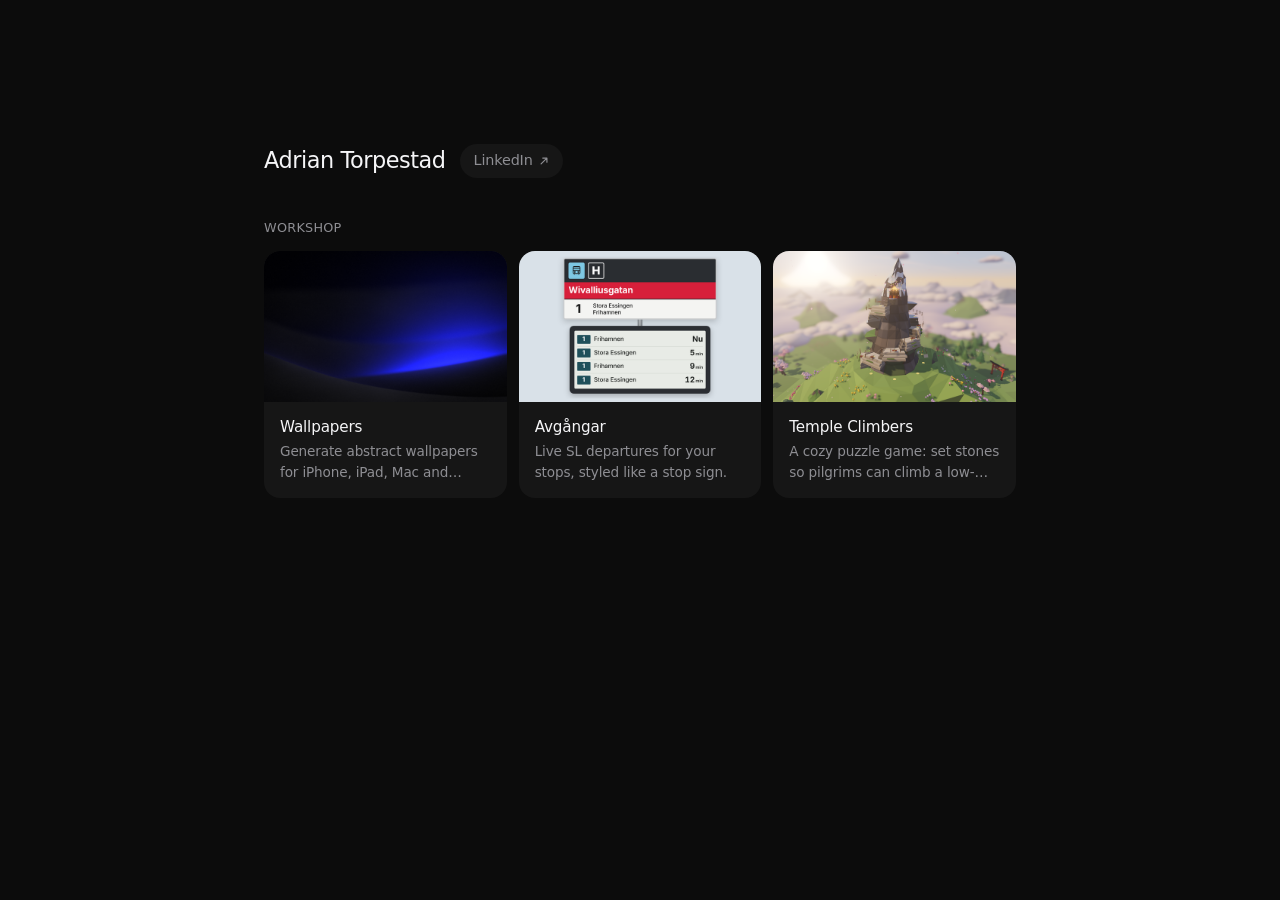
<file: index.html>
<!doctype html>
<html lang="en">
<head>
  <meta charset="utf-8">
  <meta name="viewport" content="width=device-width, initial-scale=1">
  <title>Adrian Torpestad — Projects</title>
  <meta name="description" content="Projects by Adrian Torpestad.">
  <meta name="color-scheme" content="dark">
  <link rel="stylesheet" href="style.css">
  <link rel="icon" href="data:image/svg+xml,<svg xmlns='http://www.w3.org/2000/svg' viewBox='0 0 32 32'><rect width='32' height='32' rx='8' fill='%2318181b'/><circle cx='16' cy='16' r='6' fill='%23a78bfa'/></svg>">
  <script src="app.js" defer></script>
</head>
<body>
  <main class="wrap">
    <header class="intro">
      <div class="name-row">
        <h1>Adrian Torpestad</h1>
        <a class="pill" href="https://se.linkedin.com/in/adrian-torpestad-845b2158" target="_blank" rel="noopener">
          LinkedIn
          <svg class="ext" viewBox="0 0 12 12" aria-hidden="true"><path d="M4.5 2.5h5v5M9.5 2.5 2.5 9.5" fill="none" stroke="currentColor" stroke-width="1.4" stroke-linecap="round" stroke-linejoin="round"/></svg>
        </a>
      </div>
    </header>

    <section aria-labelledby="workshop-title">
      <h2 id="workshop-title" class="section-title">Workshop</h2>
      <ul id="projects" class="grid" aria-live="polite"></ul>
      <p id="empty" class="empty muted" hidden>Nothing published yet.</p>
    </section>
  </main>
</body>
</html>
</file>
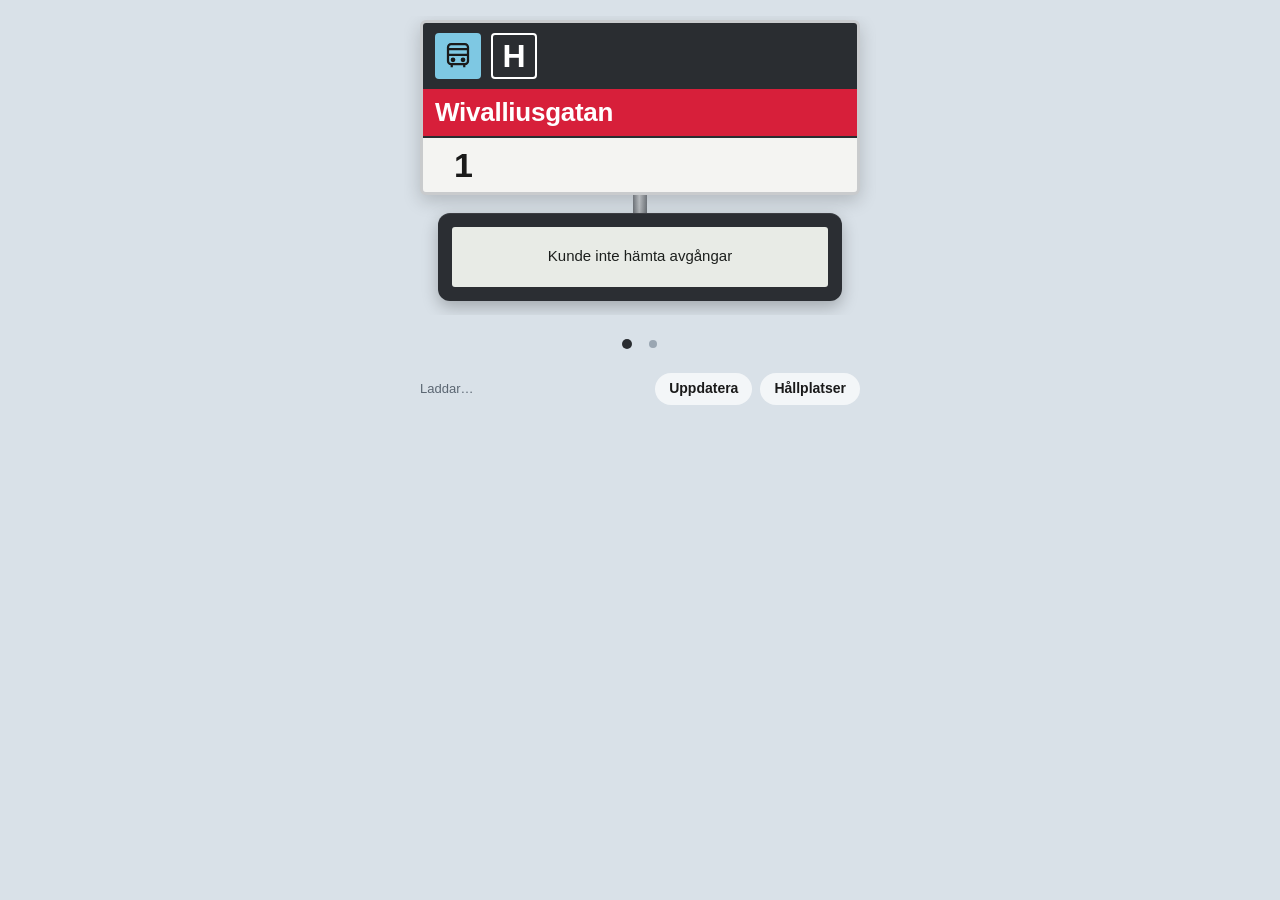
<file: departures/index.html>
<!doctype html>
<html lang="sv">
<head>
<meta charset="utf-8">
<meta name="viewport" content="width=device-width, initial-scale=1, viewport-fit=cover">
<meta name="apple-mobile-web-app-capable" content="yes">
<meta name="apple-mobile-web-app-status-bar-style" content="black-translucent">
<meta name="theme-color" content="#d9e1e8">
<title>Avgångar</title>
<style>
  :root {
    --bg: #d9e1e8; --muted: #5b6672; --text: #1a1a1a;
    --panel: #ffffff; --panel-line: #e3e6ea; --field: #f2f4f6;
    --plate-dark: #2a2d31; --plate-red: #d71f3a; --plate-white: #f4f4f2; --plate-ink: #1a1a1a;
    --bus-blue: #7ec8e3;
    --housing: #2b2e33; --screen: #e8ebe6; --screen-ink: #1c1f1d; --badge: #1f4f5a;
    --dot: #9aa6b2; --dot-on: #2a2d31; --pill: rgba(255,255,255,.7);
  }
  @media (prefers-color-scheme: dark) {
    :root {
      --bg: #14171b; --muted: #8d97a3; --text: #eef1f4;
      --panel: #1d2127; --panel-line: #2d333b; --field: #262b32;
      --dot: #4a525c; --dot-on: #e8ebe6; --pill: #262b32;
    }
  }
  * { box-sizing: border-box; }
  html { -webkit-text-size-adjust: 100%; }
  body {
    margin: 0; background: var(--bg); color: var(--text);
    font: 16px/1.25 "Helvetica Neue", Helvetica, Arial, system-ui, sans-serif;
    padding: max(16px, env(safe-area-inset-top)) 16px max(20px, env(safe-area-inset-bottom));
  }
  main { max-width: 440px; margin: 0 auto; display: grid; gap: 18px; }
  footer { display: flex; justify-content: space-between; align-items: center; color: var(--muted); font-size: 13px; gap: 12px; }
  footer .actions { display: flex; gap: 8px; }
  .pill {
    background: var(--pill); color: var(--text); font-size: 14px; font-weight: 600;
    padding: 7px 14px; border-radius: 999px; transition: opacity .15s, transform .1s;
  }
  .pill:active { transform: scale(.96); }
  .pill.busy { opacity: .55; }
  button { background: none; border: 0; color: inherit; font: inherit; padding: 0; cursor: pointer; }

  /* ---- Carousel ---- */
  .carousel {
    display: flex; overflow-x: auto; scroll-snap-type: x mandatory; scrollbar-width: none;
    margin: 0 -16px; padding: 4px 0 14px; overscroll-behavior-x: contain;
  }
  .carousel::-webkit-scrollbar { display: none; }
  .slide { flex: 0 0 100%; scroll-snap-align: center; padding: 0 16px; }
  .dots { display: flex; justify-content: center; gap: 4px; min-height: 12px; }
  .dots button { width: 22px; height: 22px; display: grid; place-items: center; }
  .dots button::before { content: ""; width: 8px; height: 8px; border-radius: 50%; background: var(--dot); transition: transform .15s, background .15s; }
  .dots button[aria-current="true"]::before { background: var(--dot-on); transform: scale(1.25); }

  /* ---- Sign plate ---- */
  .sign { display: grid; justify-items: center; color: var(--plate-ink); }
  .plate {
    width: 100%; background: var(--plate-white); border-radius: 6px; overflow: hidden;
    border: 3px solid #c9cbcd; box-shadow: 0 6px 18px rgba(0,0,0,.18);
  }
  .plate-top { background: var(--plate-dark); display: flex; gap: 10px; padding: 10px 12px; }
  .ico { width: 46px; height: 46px; border-radius: 4px; display: grid; place-items: center; }
  .ico.bus { background: var(--bus-blue); }
  .ico.h { border: 2.5px solid #fff; color: #fff; font-weight: 800; font-size: 32px; line-height: 1; }
  .plate-name {
    background: var(--plate-red); color: #fff; font-weight: 700; font-size: 26px;
    padding: 7px 12px; letter-spacing: -.01em; overflow-wrap: anywhere;
  }
  .route { display: flex; align-items: center; gap: 14px; padding: 6px 12px; border-top: 2px solid var(--plate-dark); }
  .route:first-of-type { border-top: 0; }
  .route .num { font-weight: 800; font-size: 34px; min-width: 56px; text-align: center; letter-spacing: -.02em; }
  .route .ends { font-size: 16px; font-weight: 500; line-height: 1.15; }

  /* ---- Pole + display ---- */
  .pole { width: 14px; height: 18px; background: linear-gradient(90deg, #6d7278, #b5b9bd 45%, #6d7278); }
  .display {
    width: 92%; background: var(--housing); border-radius: 12px; padding: 14px;
    box-shadow: 0 6px 16px rgba(0,0,0,.25), inset 0 1px 0 rgba(255,255,255,.08);
  }
  .screen { background: var(--screen); color: var(--screen-ink); border-radius: 3px; padding: 6px 8px; min-height: 60px; }
  .row { display: flex; align-items: center; gap: 10px; padding: 5px 0; }
  .row + .row { border-top: 1px solid #cfd4cd; }
  .badge {
    background: var(--badge); color: #fff; font-weight: 700; font-size: 17px;
    min-width: 38px; text-align: center; padding: 2px 6px; border-radius: 2px;
  }
  .dest { flex: 1; font-size: 17px; font-weight: 500; white-space: nowrap; overflow: hidden; text-overflow: ellipsis; }
  .t { font-weight: 700; font-size: 22px; font-variant-numeric: tabular-nums; white-space: nowrap; }
  .t small { font-size: 12px; font-weight: 600; margin-left: 2px; }
  .msg { font-size: 15px; padding: 14px 4px; text-align: center; }

  /* ---- Empty state ---- */
  .empty { text-align: center; padding: 60px 16px; color: var(--muted); display: grid; gap: 16px; justify-items: center; }
  .btn {
    background: var(--plate-red); color: #fff; font-weight: 700; padding: 11px 18px; border-radius: 8px;
  }
  .btn.ghost { background: var(--field); color: var(--text); }

  /* ---- Settings ---- */
  dialog {
    border: 0; padding: 0; background: var(--panel); color: var(--text);
    width: 100%; max-width: 480px; max-height: 100dvh; height: 100dvh; margin: 0 auto;
  }
  @media (min-width: 600px) { dialog { height: auto; max-height: 86vh; margin: 7vh auto; border-radius: 14px; } }
  dialog::backdrop { background: rgba(0,0,0,.45); }
  .sheet { display: flex; flex-direction: column; height: 100%; max-height: inherit; }
  .sheet-head {
    display: flex; justify-content: space-between; align-items: center;
    padding: max(14px, env(safe-area-inset-top)) 28px 12px; /* 16px sheet gutter + 12px card padding */ border-bottom: 1px solid var(--panel-line);
  }
  .sheet-head h2 { margin: 0; font-size: 19px; }
  .sheet-head .done { font-weight: 700; color: var(--plate-red); font-size: 17px; }
  .sheet-body { overflow-y: auto; padding: 16px 16px max(24px, env(safe-area-inset-bottom)); display: grid; gap: 22px; align-content: start; }
  .sheet h3 { margin: 0 0 8px; padding: 0 12px; font-size: 15px; font-weight: 600; color: var(--muted); }
  .hint { color: var(--muted); font-size: 13px; margin: 6px 0 0; padding: 0 12px; }

  .mine { display: grid; gap: 10px; }
  .item { background: var(--field); border-radius: 10px; padding: 10px 12px; display: grid; gap: 8px; }
  .item-head { display: flex; align-items: center; gap: 8px; }
  .item-name { flex: 1; font-weight: 700; }
  .item-name small, .result small { font-weight: 400; color: var(--muted); margin-left: 6px; }
  .icon-btn { width: 32px; height: 32px; border-radius: 8px; display: grid; place-items: center; color: var(--muted); font-size: 18px; }
  .icon-btn:hover { background: var(--panel-line); }
  .icon-btn:disabled { opacity: .3; cursor: default; background: none; }
  .chips { display: flex; flex-wrap: wrap; gap: 6px; }
  .chip {
    border: 1.5px solid var(--badge); color: var(--text); border-radius: 4px;
    padding: 3px 9px; font-weight: 700; font-size: 14px; min-width: 38px;
  }
  .chip[aria-pressed="true"] { background: var(--badge); color: #fff; }
  .chips .note { color: var(--muted); font-size: 13px; align-self: center; }

  .search { display: flex; gap: 8px; }
  .search input {
    flex: 1; min-width: 0; font: inherit; font-size: 16px; padding: 10px 12px; border-radius: 8px;
    border: 1px solid var(--panel-line); background: var(--field); color: var(--text);
  }
  .results { display: grid; margin-top: 8px; }
  .result {
    text-align: left; padding: 11px 4px; border-bottom: 1px solid var(--panel-line);
    display: flex; justify-content: space-between; gap: 10px;
  }
  .result:hover { background: var(--field); }
  .result .dist { color: var(--muted); font-size: 13px; white-space: nowrap; }
  .result.added { opacity: .45; }
</style>
</head>
<body>
<main>
  <div id="carousel" class="carousel" aria-roledescription="karusell"></div>
  <div id="dots" class="dots" role="tablist" aria-label="Hållplatser"></div>
  <footer>
    <span id="status">Laddar…</span>
    <span class="actions">
      <button id="refresh" class="pill" type="button">Uppdatera</button>
      <button id="open-settings" class="pill" type="button">Hållplatser</button>
    </span>
  </footer>
</main>

<dialog id="settings" aria-labelledby="settings-title">
  <div class="sheet">
    <div class="sheet-head">
      <h2 id="settings-title">Hållplatser</h2>
      <button class="done" type="button" id="close-settings">Klar</button>
    </div>
    <div class="sheet-body">
      <section>
        <h3>Mina hållplatser</h3>
        <div id="mine" class="mine"></div>
        <p class="hint">Tryck på linjerna du vill se. Om ingen linje är vald visas alla.</p>
      </section>
      <section>
        <h3>Lägg till</h3>
        <div class="search">
          <input id="q" type="search" placeholder="Sök hållplats…" autocomplete="off" enterkeyhint="search">
          <button id="near" class="btn ghost" type="button">Nära mig</button>
        </div>
        <div id="results" class="results"></div>
      </section>
    </div>
  </div>
</dialog>

<script>
// ---- Settings & storage ---------------------------------------------------
const API = "https://transport.integration.sl.se/v1";
const STORE_KEY = "departures:v1";
const REFRESH_MS = 30_000;
const PER_DIRECTION = 2;   // like the real display: next two per direction, mixed by time
const MAX_ROWS = 6;
const DEFAULT = {
  stops: [
    { id: 1272, name: "Wivalliusgatan", lines: ["1"] },
    { id: 1275, name: "Lilla Essingen", lines: ["1"] },
  ],
  slide: 0,
};

function loadConfig() {
  try {
    const c = JSON.parse(localStorage.getItem(STORE_KEY));
    if (c && Array.isArray(c.stops)) return { slide: 0, ...c };
  } catch {}
  return structuredClone(DEFAULT);
}
function saveConfig() {
  try { localStorage.setItem(STORE_KEY, JSON.stringify(config)); } catch {}
}
let config = loadConfig();

// ---- Data -----------------------------------------------------------------
const state = new Map();   // stopId -> { deps, error, routes: { line: { dir: dest } } }
let lastOk = null;

// API gives Stockholm local time without offset ("2026-11-12T12:54:55").
// Interpret it as Europe/Stockholm regardless of the device's timezone.
function parseSthlm(s) {
  if (/[zZ]|[+-]\d\d:?\d\d$/.test(s)) return new Date(s);
  const asUtc = new Date(s + "Z");
  const parts = Object.fromEntries(new Intl.DateTimeFormat("en-US", {
    timeZone: "Europe/Stockholm", hourCycle: "h23",
    year: "numeric", month: "2-digit", day: "2-digit", hour: "2-digit", minute: "2-digit", second: "2-digit",
  }).formatToParts(asUtc).map(p => [p.type, p.value]));
  const sthlmAsUtc = Date.UTC(parts.year, parts.month - 1, parts.day, parts.hour, parts.minute, parts.second);
  return new Date(asUtc.getTime() - (sthlmAsUtc - asUtc.getTime()));
}
const byLine = (a, b) => a.localeCompare(b, "sv", { numeric: true });
const stateFor = id => state.get(id) || (state.set(id, { deps: [], routes: {} }), state.get(id));

const sleep = ms => new Promise(r => setTimeout(r, ms));
async function fetchDepartures(id) {
  let res;
  for (let attempt = 0; ; attempt++) {
    res = await fetch(`${API}/sites/${id}/departures?forecast=90`, { cache: "no-store" });
    // SL rate-limits bursts (429) and occasionally hiccups (5xx): back off and retry a couple of times
    if ((res.status === 429 || res.status >= 500) && attempt < 3) { await sleep(1000 * 2 ** attempt + Math.random() * 500); continue; }
    break;
  }
  if (!res.ok) throw new Error(`HTTP ${res.status}`);
  const json = await res.json();
  const s = stateFor(id);
  s.deps = (json.departures || [])
    .filter(d => d.line?.designation && d.state !== "CANCELLED")
    .map(d => ({ line: d.line.designation, dest: d.destination, dir: d.direction_code, time: parseSthlm(d.expected || d.scheduled) }))
    .sort((a, b) => a.time - b.time);
  // remember destinations per line (for the sign plate and line picker) so they don't flicker
  for (const d of s.deps) (s.routes[d.line] ||= {})[d.dir] = d.dest;
  s.error = null;
}

async function load() {
  if (!config.stops.length) { render(); return; }
  $refresh.classList.add("busy");
  const results = await Promise.allSettled(config.stops.map(stop => fetchDepartures(stop.id)));
  results.forEach((r, i) => { if (r.status === "rejected") stateFor(config.stops[i].id).error = r.reason.message; });
  if (results.some(r => r.status === "fulfilled")) lastOk = new Date();
  $refresh.classList.remove("busy");
  render();
}

// ---- Rendering ------------------------------------------------------------
const $carousel = document.getElementById("carousel");
const $dots = document.getElementById("dots");
const $status = document.getElementById("status");
const $refresh = document.getElementById("refresh");

function minsUntil(t, now) { return Math.floor((t - now) / 60000); }
function fmt(t, now) {
  const m = minsUntil(t, now);
  if (m <= 0) return "Nu";
  if (m < 60) return `${m}<small>min</small>`;
  return t.toLocaleTimeString("sv-SE", { hour: "2-digit", minute: "2-digit" });
}
function esc(s) { return String(s).replace(/[&<>"]/g, c => ({ "&": "&amp;", "<": "&lt;", ">": "&gt;", '"': "&quot;" }[c])); }

const BUS_ICON = `<svg width="30" height="30" viewBox="0 0 24 24" fill="none" stroke="#1a1a1a" stroke-width="1.8" stroke-linejoin="round" aria-hidden="true">
  <rect x="4" y="2.5" width="16" height="16" rx="2.5"/><path d="M4 11h16M4 6.5h16"/>
  <circle cx="8" cy="15" r="1" fill="#1a1a1a"/><circle cx="16" cy="15" r="1" fill="#1a1a1a"/><path d="M7 18.5v2.5M17 18.5v2.5"/></svg>`;

const wants = (stop, line) => !stop.lines?.length || stop.lines.includes(line);

function signHTML(stop, now) {
  const s = stateFor(stop.id);
  const lines = (stop.lines?.length ? [...stop.lines] : Object.keys(s.routes)).sort(byLine);
  const routes = lines.map(l => {
    const ends = Object.entries(s.routes[l] || {}).sort(([a], [b]) => a - b).map(([, d]) => esc(d));
    return `<div class="route"><span class="num">${esc(l)}</span><span class="ends">${ends.join("<br>") || "&nbsp;"}</span></div>`;
  }).join("");

  let screen;
  if (s.error && !s.deps.length) screen = `<div class="msg">Kunde inte hämta avgångar</div>`;
  else {
    const count = {};
    const rows = s.deps
      .filter(d => wants(stop, d.line) && d.time - now > -30000)
      .filter(d => { const k = d.line + "|" + d.dir; return (count[k] = (count[k] || 0) + 1) <= PER_DIRECTION; })
      .slice(0, MAX_ROWS);
    screen = rows.length
      ? rows.map(d => `<div class="row"><span class="badge">${esc(d.line)}</span><span class="dest">${esc(d.dest)}</span><span class="t">${fmt(d.time, now)}</span></div>`).join("")
      : `<div class="msg">${lastOk ? "Inga avgångar närmaste timmen" : "Laddar…"}</div>`;
  }
  return `<section class="sign">
    <div class="plate">
      <div class="plate-top"><span class="ico bus">${BUS_ICON}</span><span class="ico h">H</span></div>
      <div class="plate-name">${esc(stop.name)}</div>
      ${routes}
    </div>
    <div class="pole"></div>
    <div class="display"><div class="screen">${screen}</div></div>
  </section>`;
}

// Slides are rebuilt only when the stop list changes, so swiping isn't disturbed by refreshes.
let slideKey = "";
function buildSlides() {
  const key = config.stops.map(s => s.id).join(",");
  if (key === slideKey) return;
  slideKey = key;
  if (!config.stops.length) {
    $carousel.innerHTML = `<div class="slide"><div class="empty">
      <div>Inga hållplatser än.</div>
      <button class="btn" type="button" onclick="openSettings()">Lägg till hållplats</button></div></div>`;
    $dots.innerHTML = "";
    return;
  }
  $carousel.innerHTML = config.stops.map((s, i) => `<div class="slide" data-i="${i}" aria-label="${esc(s.name)}"></div>`).join("");
  $dots.innerHTML = config.stops.length > 1
    ? config.stops.map((s, i) => `<button type="button" role="tab" aria-label="${esc(s.name)}" data-i="${i}"></button>`).join("")
    : "";
  config.slide = Math.min(config.slide, config.stops.length - 1);
  requestAnimationFrame(() => goTo(config.slide, "instant"));
}

function render() {
  buildSlides();
  const now = new Date();
  config.stops.forEach((stop, i) => {
    const el = $carousel.children[i];
    if (el) el.innerHTML = signHTML(stop, now);
  });
  updateDots();
  $status.textContent = lastOk
    ? `Uppdaterad ${lastOk.toLocaleTimeString("sv-SE", { hour: "2-digit", minute: "2-digit", second: "2-digit" })}`
    : config.stops.length ? "Laddar…" : "";
  document.title = config.stops[config.slide]?.name || "Avgångar";
}

// ---- Carousel behaviour ---------------------------------------------------
function current() { return Math.round($carousel.scrollLeft / Math.max(1, $carousel.clientWidth)); }
function goTo(i, behavior = "smooth") {
  $carousel.scrollTo({ left: i * $carousel.clientWidth, behavior });
}
function updateDots() {
  [...$dots.children].forEach((d, i) => d.setAttribute("aria-current", String(i === config.slide)));
}
let scrollTimer;
$carousel.addEventListener("scroll", () => {
  const i = current();
  if (i !== config.slide && config.stops[i]) {
    config.slide = i; updateDots();
    document.title = config.stops[i].name;
  }
  clearTimeout(scrollTimer);
  scrollTimer = setTimeout(saveConfig, 300);
}, { passive: true });
$dots.addEventListener("click", e => { const b = e.target.closest("button"); if (b) goTo(+b.dataset.i); });
document.addEventListener("keydown", e => {
  if ($settings.open) return;
  if (e.key === "ArrowRight") goTo(Math.min(config.slide + 1, config.stops.length - 1));
  if (e.key === "ArrowLeft") goTo(Math.max(config.slide - 1, 0));
});
window.addEventListener("resize", () => goTo(config.slide, "instant"));

// ---- Settings UI ----------------------------------------------------------
const $settings = document.getElementById("settings");
const $mine = document.getElementById("mine");
const $q = document.getElementById("q");
const $results = document.getElementById("results");
let sites = null;        // full stop list, fetched on first open
let nearby = null;       // [{ site, dist }] when "Nära mig" is active

function openSettings() {
  renderMine();
  $settings.showModal();
  ensureSites();
  // load lines for stops we have no data for yet (e.g. after adding)
  config.stops.forEach(s => { if (!state.get(s.id)?.deps.length) fetchDepartures(s.id).then(renderMine).catch(() => {}); });
}
function closeSettings() {
  $settings.close();
}
$settings.addEventListener("close", () => { saveConfig(); slideKey = ""; render(); load(); });
document.getElementById("open-settings").onclick = openSettings;
document.getElementById("close-settings").onclick = closeSettings;

async function ensureSites() {
  if (sites) return sites;
  try {
    const res = await fetch(`${API}/sites?expand=false`);
    sites = (await res.json()).filter(s => s.name);
  } catch {
    $results.innerHTML = `<p class="hint">Kunde inte hämta hållplatslistan.</p>`;
  }
  renderResults();
  return sites;
}

function renderMine() {
  if (!config.stops.length) { $mine.innerHTML = `<p class="hint">Inga hållplatser än. Sök nedan för att lägga till.</p>`; return; }
  $mine.innerHTML = config.stops.map((stop, i) => {
    const s = state.get(stop.id);
    const known = [...new Set([...Object.keys(s?.routes || {}), ...(stop.lines || [])])].sort(byLine);
    const chips = known.length
      ? known.map(l => `<button type="button" class="chip" data-act="line" data-i="${i}" data-line="${esc(l)}" aria-pressed="${(stop.lines || []).includes(l)}">${esc(l)}</button>`).join("")
      : `<span class="note">${s?.error ? "Kunde inte hämta linjer" : "Hämtar linjer…"}</span>`;
    return `<div class="item">
      <div class="item-head">
        <span class="item-name">${esc(stop.name)}${stop.note ? `<small>${esc(stop.note)}</small>` : ""}</span>
        <button type="button" class="icon-btn" data-act="up" data-i="${i}" aria-label="Flytta upp" ${i === 0 ? "disabled" : ""}>↑</button>
        <button type="button" class="icon-btn" data-act="remove" data-i="${i}" aria-label="Ta bort">✕</button>
      </div>
      <div class="chips">${chips}</div>
    </div>`;
  }).join("");
}

$mine.addEventListener("click", e => {
  const b = e.target.closest("button[data-act]");
  if (!b) return;
  const i = +b.dataset.i, stop = config.stops[i];
  if (b.dataset.act === "remove") config.stops.splice(i, 1);
  if (b.dataset.act === "up" && i > 0) [config.stops[i - 1], config.stops[i]] = [config.stops[i], config.stops[i - 1]];
  if (b.dataset.act === "line") {
    const l = b.dataset.line, set = new Set(stop.lines || []);
    set.has(l) ? set.delete(l) : set.add(l);
    stop.lines = [...set].sort(byLine);
  }
  saveConfig(); renderMine(); renderResults();
});

const norm = s => s.toLocaleLowerCase("sv").normalize("NFD").replace(/[̀-ͯ]/g, "");
function renderResults() {
  if (!sites) { $results.innerHTML = `<p class="hint">Hämtar hållplatser…</p>`; return; }
  const q = norm($q.value.trim());
  let list;
  if (q) {
    list = sites.filter(s => norm(s.name).includes(q))
      .sort((a, b) => (norm(b.name).startsWith(q) - norm(a.name).startsWith(q)) || a.name.localeCompare(b.name, "sv"))
      .slice(0, 12).map(site => ({ site, dist: nearby?.get(site.id) }));
  } else if (nearby) {
    list = [...nearby].sort((a, b) => a[1] - b[1]).slice(0, 12).map(([id, dist]) => ({ site: sites.find(s => s.id === id), dist }));
  } else { $results.innerHTML = ""; return; }
  if (!list.length) { $results.innerHTML = `<p class="hint">Inga träffar.</p>`; return; }
  const have = new Set(config.stops.map(s => s.id));
  $results.innerHTML = list.map(({ site, dist }) => `
    <button type="button" class="result ${have.has(site.id) ? "added" : ""}" data-id="${site.id}">
      <span>${esc(site.name)}${site.note ? `<small>${esc(site.note)}</small>` : ""}</span>
      <span class="dist">${have.has(site.id) ? "Tillagd" : dist != null ? (dist < 1000 ? `${Math.round(dist / 10) * 10} m` : `${(dist / 1000).toFixed(1)} km`) : ""}</span>
    </button>`).join("");
}
$q.addEventListener("input", renderResults);
$results.addEventListener("click", e => {
  const b = e.target.closest(".result");
  if (!b) return;
  const site = sites.find(s => s.id === +b.dataset.id);
  if (!site || config.stops.some(s => s.id === site.id)) return;
  config.stops.push({ id: site.id, name: site.name, note: site.note || undefined, lines: [] });
  config.slide = config.stops.length - 1;
  saveConfig(); renderMine(); renderResults();
  fetchDepartures(site.id).then(renderMine).catch(() => { stateFor(site.id).error = "x"; renderMine(); });
});

document.getElementById("near").onclick = () => {
  if (!navigator.geolocation) return;
  const btn = document.getElementById("near");
  btn.textContent = "Söker…";
  navigator.geolocation.getCurrentPosition(async pos => {
    await ensureSites();
    const { latitude: la, longitude: lo } = pos.coords, k = Math.cos(la * Math.PI / 180);
    nearby = new Map(sites.filter(s => s.lat).map(s => [s.id, 111320 * Math.hypot(s.lat - la, (s.lon - lo) * k)]));
    $q.value = ""; btn.textContent = "Nära mig"; renderResults();
  }, () => { btn.textContent = "Nära mig"; $results.innerHTML = `<p class="hint">Kunde inte hämta din position.</p>`; },
  { enableHighAccuracy: true, timeout: 10000 });
};

// ---- Go -------------------------------------------------------------------
$refresh.onclick = () => load();
render();
load();
setInterval(load, REFRESH_MS);
setInterval(render, 5000); // keep countdowns fresh between fetches
document.addEventListener("visibilitychange", () => { if (!document.hidden) load(); });
</script>
</body>
</html>
</file>
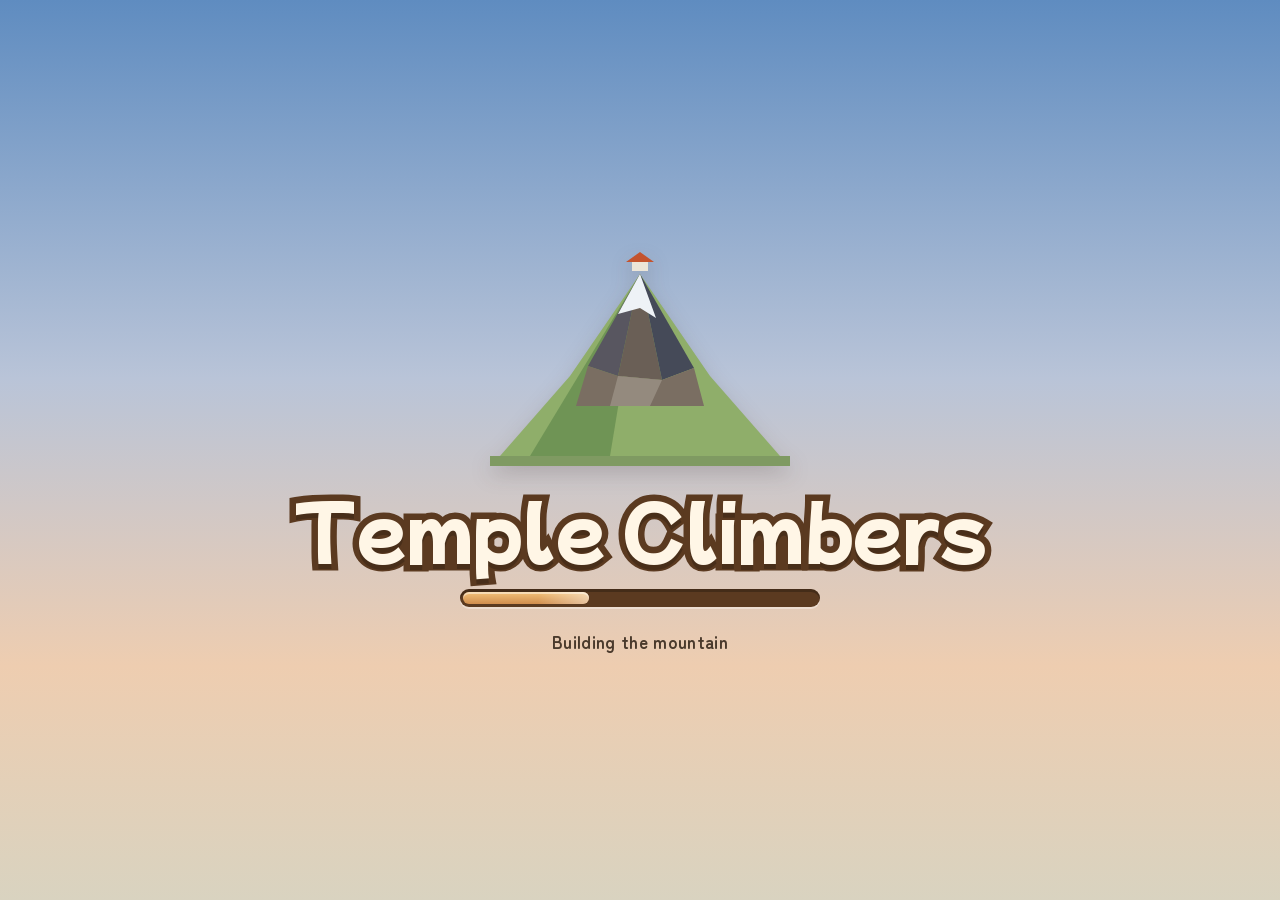
<file: temple-climbers/index.html>
<!doctype html>
<html lang="en">
  <head>
    <meta charset="utf-8" />
    <meta name="viewport" content="width=device-width, initial-scale=1, maximum-scale=1, user-scalable=no, viewport-fit=cover" />
    <meta name="theme-color" content="#b9c4d8" />
    <meta name="apple-mobile-web-app-capable" content="yes" />
    <meta name="mobile-web-app-capable" content="yes" />
    <meta name="apple-mobile-web-app-status-bar-style" content="black-translucent" />
    <meta name="description" content="A cozy puzzle game: set stones so pilgrims can climb a low-poly mountain to its temple." />
    <title>Temple Climbers</title>
    <link rel="icon" type="image/svg+xml" href="./icon.svg" />
    <link rel="icon" type="image/png" sizes="128x128" href="./icon.png" />
    <link rel="apple-touch-icon" href="./apple-touch-icon.png" />
    <link rel="preload" href="./fonts/MochiyPopOne-Subset.ttf" as="font" type="font/ttf" crossorigin />
    <link rel="preload" href="./fonts/ZenMaruGothic-Bold-Subset.ttf" as="font" type="font/ttf" crossorigin />
    <style>@font-face{font-family:Mochiy Pop One;src:url(./fonts/MochiyPopOne-Subset.ttf)format("truetype");font-display:swap}@font-face{font-family:Zen Maru Gothic;src:url(./fonts/ZenMaruGothic-Bold-Subset.ttf)format("truetype");font-weight:700;font-display:swap}html,body{overscroll-behavior:none;touch-action:none;background:#b9c4d8;height:100%;margin:0;overflow:hidden}#view{touch-action:none;outline:none;display:block;position:fixed;top:0;left:0}#ui{pointer-events:none;position:fixed;inset:0}#boot{z-index:10;box-sizing:border-box;-webkit-user-select:none;user-select:none;background:linear-gradient(#5f8cc0 0%,#b9c4d8 42%,#eecdb0 74%,#d9d3c0 100%);flex-direction:column;justify-content:center;align-items:center;gap:22px;padding:24px;font-family:Zen Maru Gothic,Hiragino Maru Gothic ProN,system-ui,sans-serif;font-weight:700;transition:opacity .6s;display:flex;position:fixed;inset:0}#boot.done{opacity:0;pointer-events:none}#boot .peak{filter:drop-shadow(0 8px 10px #3c281e2e);width:min(56vw,300px);height:auto;animation:3.2s ease-in-out infinite boot-float}#boot .name{color:#fff6e6;text-align:center;-webkit-text-stroke:clamp(8px, 1.8vw, 13px) #5b3a20;paint-order:stroke fill;text-shadow:0 5px #0003;font-family:Mochiy Pop One,Hiragino Maru Gothic ProN,Arial Rounded MT Bold,system-ui,sans-serif;font-size:clamp(34px,9vw,72px);font-weight:400;line-height:1.1}#boot .track{background:#5b3a20;border-radius:9px;width:min(72vw,360px);height:18px;position:relative;overflow:hidden;box-shadow:inset 0 3px #00000040,0 2px #ffffff59}#boot-bar{background:linear-gradient(#f3c27a,#d08d4d);border-radius:6px;width:6%;max-width:calc(100% - 6px);transition:width .35s;animation:4s ease-out forwards boot-creep;position:absolute;top:3px;bottom:3px;left:3px;box-shadow:inset 0 2px #ffffff73}#boot-bar.live{animation:none}#boot-bar:after{content:"";border-radius:inherit;background:linear-gradient(100deg,#0000 30%,#ffffff73 50%,#0000 70%) 0 0/200% 100%;animation:1.4s linear infinite boot-shine;position:absolute;inset:0}#boot-text{color:#4a3a2c;letter-spacing:.02em;text-align:center;min-height:1.3em;font-size:17px}#boot.failed .track{display:none}@keyframes boot-float{0%,to{transform:translateY(0)}50%{transform:translateY(-6px)}}@keyframes boot-creep{0%{width:4%}to{width:14%}}@keyframes boot-shine{0%{background-position:100% 0}to{background-position:-100% 0}}@media (prefers-reduced-motion:reduce){#boot .peak,#boot-bar:after{animation:none}}</style>
    <script type="module" crossorigin src="./assets/index-DnmzDGT2.js"></script>
  </head>
  <body>
    <canvas id="view"></canvas>
    <div id="ui"></div>
    <div id="boot" role="progressbar" aria-label="Loading Temple Climbers">
      <!-- A little low-poly mountain with its temple, in the game's palette. -->
      <svg class="peak" viewBox="0 -10 300 220" aria-hidden="true">
        <polygon points="10,200 290,200 220,120 150,18 80,120" fill="#8fae6a" />
        <polygon points="40,200 150,18 120,200" fill="#6f9455" />
        <polygon points="150,18 98,110 128,120" fill="#585660" />
        <polygon points="150,18 128,120 172,124" fill="#6a5f56" />
        <polygon points="150,18 172,124 204,112" fill="#454a58" />
        <polygon points="150,18 128,58 150,52 166,62" fill="#eef2f6" />
        <polygon points="98,110 128,120 172,124 204,112 214,150 86,150" fill="#7a6e62" />
        <polygon points="128,120 172,124 160,150 120,150" fill="#948a7e" />
        <rect x="142" y="5" width="16" height="10" fill="#ece5d8" />
        <polygon points="136,6 164,6 150,-4" fill="#c4532d" />
        <polygon points="0,200 300,200 300,210 0,210" fill="#7f9a62" />
      </svg>
      <div class="name">Temple Climbers</div>
      <div class="track"><div id="boot-bar"></div></div>
      <div id="boot-text">Loading</div>
    </div>
  </body>
</html>
</file>
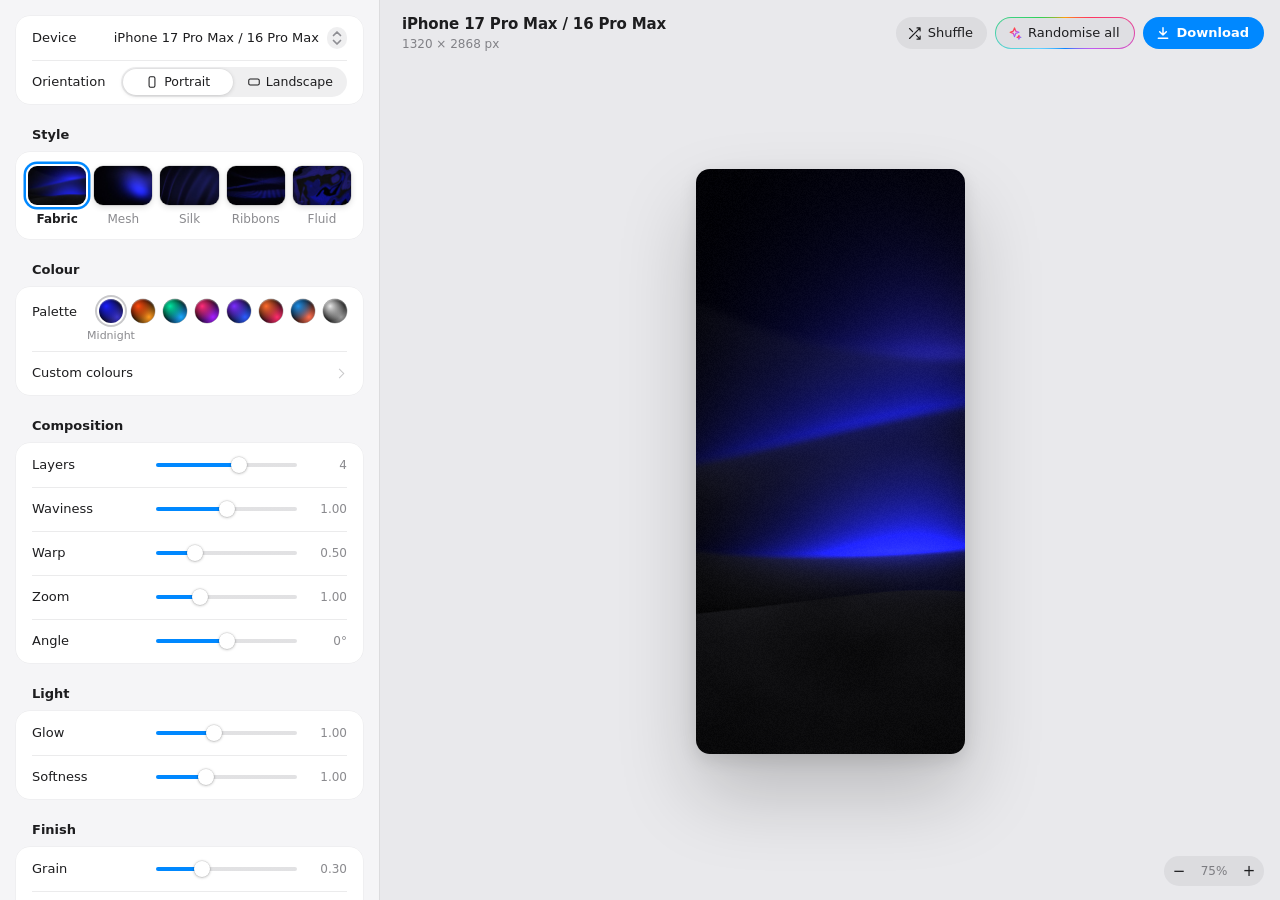
<file: wallpapers/index.html>
<!doctype html>
<html lang="en">
  <head>
    <meta charset="utf-8" />
    <meta name="viewport" content="width=device-width, initial-scale=1, viewport-fit=cover" />
    <meta name="theme-color" content="#f2f2f4" media="(prefers-color-scheme: light)" />
    <meta name="theme-color" content="#1e1e20" media="(prefers-color-scheme: dark)" />
    <meta name="color-scheme" content="light dark" />
    <meta name="apple-mobile-web-app-capable" content="yes" />
    <meta name="apple-mobile-web-app-status-bar-style" content="default" />
    <title>Wallpapers</title>
    <script type="module" crossorigin>(function(){let e=document.createElement(`link`).relList;if(e&&e.supports&&e.supports(`modulepreload`))return;for(let e of document.querySelectorAll(`link[rel="modulepreload"]`))n(e);new MutationObserver(e=>{for(let t of e)if(t.type===`childList`)for(let e of t.addedNodes)e.tagName===`LINK`&&e.rel===`modulepreload`&&n(e)}).observe(document,{childList:!0,subtree:!0});function t(e){let t={};return e.integrity&&(t.integrity=e.integrity),e.referrerPolicy&&(t.referrerPolicy=e.referrerPolicy),t.credentials=e.crossOrigin===`use-credentials`?`include`:e.crossOrigin===`anonymous`?`omit`:`same-origin`,t}function n(e){if(e.ep)return;e.ep=!0;let n=t(e);fetch(e.href,n)}})();var e=[{name:`iPhone`,devices:[{id:`iphone-17-pro-max`,name:`iPhone 17 Pro Max / 16 Pro Max`,w:1320,h:2868},{id:`iphone-air`,name:`iPhone Air`,w:1260,h:2736},{id:`iphone-17-pro`,name:`iPhone 17 / 17 Pro / 16 Pro`,w:1206,h:2622},{id:`iphone-16-plus`,name:`iPhone 16 Plus / 15 Plus / 15 Pro Max`,w:1290,h:2796},{id:`iphone-16`,name:`iPhone 16 / 15 / 15 Pro / 14 Pro`,w:1179,h:2556},{id:`iphone-16e`,name:`iPhone 16e / 14 / 13 / 12`,w:1170,h:2532},{id:`iphone-mini`,name:`iPhone 13 mini / 12 mini`,w:1080,h:2340},{id:`iphone-se`,name:`iPhone SE (2nd/3rd gen)`,w:750,h:1334}]},{name:`iPad`,devices:[{id:`ipad-pro-13`,name:`iPad Pro 13″ (M4/M5)`,w:2064,h:2752},{id:`ipad-pro-11`,name:`iPad Pro 11″ (M4/M5)`,w:1668,h:2420},{id:`ipad-air-13`,name:`iPad Air 13″`,w:2048,h:2732},{id:`ipad-air-11`,name:`iPad Air 11″ / iPad (A16, 10th gen)`,w:1640,h:2360},{id:`ipad-mini-a20`,name:`iPad mini (A20 Pro, 2026)`,w:1512,h:2316},{id:`ipad-mini`,name:`iPad mini (A17 Pro / 6th gen)`,w:1488,h:2266}]},{name:`Mac`,devices:[{id:`mbp-16`,name:`MacBook Pro 16″`,w:3456,h:2234},{id:`mbp-14`,name:`MacBook Pro 14″`,w:3024,h:1964},{id:`mba-15`,name:`MacBook Air 15″`,w:2880,h:1864},{id:`mba-13`,name:`MacBook Air 13″ (M2 and later)`,w:2560,h:1664},{id:`imac-24`,name:`iMac 24″`,w:4480,h:2520},{id:`studio-display`,name:`Studio Display (5K)`,w:5120,h:2880},{id:`pro-display-xdr`,name:`Pro Display XDR (6K)`,w:6016,h:3384}]},{name:`Other`,devices:[{id:`watch-ultra`,name:`Apple Watch Ultra 3`,w:422,h:514},{id:`watch-46`,name:`Apple Watch 46mm`,w:416,h:496},{id:`apple-tv-4k`,name:`Apple TV 4K`,w:3840,h:2160}]}],t=e.flatMap(e=>e.devices.map(t=>({...t,group:e.name})));function n(e){return t.find(t=>t.id===e)}var r={midnight:{name:`Midnight`,bg:`#020207`,surface:`#1b1b1f`,light1:`#1a1fff`,light2:`#3b34c9`,light3:`#2c2a7a`},ember:{name:`Ember`,bg:`#060302`,surface:`#1e1916`,light1:`#ff4a0d`,light2:`#ff9a1f`,light3:`#b3121a`},aurora:{name:`Aurora`,bg:`#010505`,surface:`#141b1b`,light1:`#00e6a0`,light2:`#1aa8ff`,light3:`#6a3cff`},rose:{name:`Rose`,bg:`#070206`,surface:`#1f181d`,light1:`#ff2d7a`,light2:`#a61fff`,light3:`#ff6a4d`},violet:{name:`Violet`,bg:`#04020a`,surface:`#1a1820`,light1:`#7b2dff`,light2:`#2d5bff`,light3:`#d02dff`},sunset:{name:`Sunset`,bg:`#070304`,surface:`#201816`,light1:`#ff6b2d`,light2:`#ff2d6b`,light3:`#6b2dff`},pour:{name:`Pour`,bg:`#030407`,surface:`#0d2236`,light1:`#1f8ee6`,light2:`#ff6f4f`,light3:`#ff2f72`},mono:{name:`Mono`,bg:`#030303`,surface:`#1f1f1f`,light1:`#e8e8e8`,light2:`#9a9a9a`,light3:`#5a5a5a`}},i=`#version 300 es
void main() {
  // Single full-screen triangle, no vertex buffers needed.
  vec2 p = vec2((gl_VertexID << 1) & 2, gl_VertexID & 2);
  gl_Position = vec4(p * 2.0 - 1.0, 0.0, 1.0);
}`,a=`#version 300 es
precision highp float;

#define MAX_LAYERS 6

uniform vec2  uRes;        // full output resolution in px
uniform vec2  uOffset;     // tile offset in px (for tiled export)
uniform float uSeed;       // 0..100
uniform float uZoom;
uniform float uAngle;      // radians
uniform float uWarp;
uniform float uWave;
uniform float uSoft;
uniform float uGlow;
uniform float uGrain;
uniform float uVignette;
uniform float uGrainScale; // grain pixel size relative to the output
uniform int   uLayerCount;
uniform vec2  uClear;      // top-centre clearing: (strength, size)
uniform int   uStyle;      // 0 fabric, 1 mesh, 2 silk, 3 ribbons, 4 fluid
uniform vec3  uBg;
uniform vec3  uSurface;
uniform vec3  uLights[3];
uniform vec4  uLayerA[MAX_LAYERS]; // base y, glow center x, glow width, glow intensity
uniform vec4  uLayerB[MAX_LAYERS]; // glow height, wave freq, phase, light index

out vec4 fragColor;

float hash12(vec2 p) {
  vec3 p3 = fract(vec3(p.xyx) * 0.1031);
  p3 += dot(p3, p3.yzx + 33.33);
  return fract((p3.x + p3.y) * p3.z);
}

float noise(vec2 p) {
  vec2 i = floor(p);
  vec2 f = fract(p);
  vec2 u = f * f * f * (f * (f * 6.0 - 15.0) + 10.0);
  float a = hash12(i);
  float b = hash12(i + vec2(1.0, 0.0));
  float c = hash12(i + vec2(0.0, 1.0));
  float d = hash12(i + vec2(1.0, 1.0));
  return mix(mix(a, b, u.x), mix(c, d, u.x), u.y);
}

float fbm(vec2 p) {
  float v = 0.0;
  float a = 0.5;
  mat2 m = mat2(1.6, 1.2, -1.2, 1.6);
  for (int i = 0; i < 5; i++) {
    v += a * noise(p);
    p = m * p;
    a *= 0.5;
  }
  return v;
}

// Smooth 1D undulation: a few sines at unrelated frequencies. Unlike value
// noise this has no kinks or flat spots, so edges stay perfectly smooth.
float undulate(float x, float f, float ph) {
  return sin(x * f + ph) * 0.5
       + sin(x * f * 0.53 + ph * 1.9 + 2.1) * 0.35
       + sin(x * f * 1.71 + ph * 0.6 + 4.3) * 0.15;
}

// Large, smooth 2D distortion for the Warp slider: low-frequency sines only,
// so it bends shapes without adding ripples or kinks.
vec2 smoothWarp(vec2 p) {
  float s = uSeed;
  return vec2(
    sin(p.y * 2.3 + s * 1.3) * 0.6 + sin(p.x * 1.7 + p.y * 1.1 + s * 2.7) * 0.4,
    sin(p.x * 2.1 + s * 0.9) * 0.6 + sin(p.y * 1.9 - p.x * 1.3 + s * 3.1) * 0.4
  );
}

float curveY(float x, int i, float spanY) {
  vec4 A = uLayerA[i];
  vec4 B = uLayerB[i];
  return A.x * spanY + undulate(x, B.y, B.z) * 0.24 * uWave;
}

float luma(vec3 c) { return dot(c, vec3(0.299, 0.587, 0.114)); }

vec3 lightColor(int idx) { return uLights[idx - 3 * (idx / 3)]; }

// ---------- Style 0: fabric folds with light glowing from their edges ----------
vec3 styleFabric(vec2 p, float spanY) {
  vec3 col = uBg * (0.7 + 0.6 * fbm(p * 0.7 + uSeed + 3.0));
  int n = uLayerCount;
  for (int i = 0; i < MAX_LAYERS; i++) {
    if (i >= n) break;
    vec4 A = uLayerA[i];
    vec4 B = uLayerB[i];
    float depth = float(i) / max(float(n - 1), 1.0); // 0 = back, 1 = front
    float edge = curveY(p.x, i, spanY);
    float d = p.y - edge;                            // > 0 above the edge
    float up = max(d, 0.0);
    float below = max(-d, 0.0);
    vec3 lc = uLights[int(B.w + 0.5)];

    // Soft contact shadow this layer casts onto what is behind it.
    col *= 1.0 - 0.5 * exp(-up / 0.07);

    // Light glowing upward out of the edge, localised horizontally.
    float hx = exp(-pow((p.x - A.y) / A.z, 2.0));
    float g = (exp(-up / B.x) + 0.7 * exp(-up / (B.x * 0.18))) * hx * A.w * uGlow;
    col += lc * g;

    // Fabric surface below the edge.
    float soft = uSoft * (0.004 + 0.035 * (1.0 - depth));
    float cov = smoothstep(soft, -soft, d);
    float shade = 0.35 + 1.0 * fbm(vec2(p.x * 1.3, p.y * 2.4) + float(i) * 5.1 + uSeed);
    vec3 surf = uSurface * shade * mix(0.55, 1.0, depth) * (0.45 + 0.55 * exp(-below * 2.5));
    surf += col * 0.22 * exp(-below / 0.06);              // light wrapping over the fold
    surf += lc * A.w * uGlow * hx * 0.12 * exp(-below / 0.03);
    col = mix(col, surf, cov);
  }
  return col;
}

// ---------- Style 1: mesh gradient — soft overlapping pools of light ----------
vec3 styleMesh(vec2 p, float spanY) {
  // Extra swirl so the blobs melt into each other organically.
  p += sin(p.yx * 3.1 + uSeed) * 0.05 * uWave;
  p += smoothWarp(p * 1.3 + 5.0) * 0.1 * uWarp;
  vec3 col = uBg * (0.8 + 0.4 * fbm(p + uSeed));
  int n = uLayerCount + 2;
  for (int i = 0; i < MAX_LAYERS + 2; i++) {
    if (i >= n) break;
    int j = i - uLayerCount * (i / uLayerCount);
    vec4 A = uLayerA[j];
    vec4 B = uLayerB[j];
    bool extra = i >= uLayerCount;
    float h1 = hash12(vec2(float(i) * 1.7, uSeed + 1.0));
    float h2 = hash12(vec2(float(i) * 2.3, uSeed + 2.0));
    float h3 = hash12(vec2(float(i) * 3.1, uSeed + 3.0));
    vec2 c = extra ? vec2((h1 - 0.5) * 1.5, (h2 - 0.5) * spanY * 1.6)
                   : vec2(A.y * 1.2, A.x * spanY * 0.9);
    // Elongated, rotated blobs read as flowing light rather than spots.
    float a = h3 * 3.14159;
    vec2 l = mat2(cos(a), -sin(a), sin(a), cos(a)) * (p - c);
    l.y /= mix(0.3, 0.9, h1);
    float r = (0.16 + A.z * 0.28) * (0.6 + 0.4 * uSoft);
    float w = exp(-dot(l, l) / (r * r));
    vec3 lc = extra ? lightColor(i) * 0.6 : uLights[int(B.w + 0.5)];
    float k = (0.2 + 0.8 * clamp(A.w, 0.0, 1.4)) * uGlow;
    col = 1.0 - (1.0 - col) * (1.0 - clamp(lc * w * k, 0.0, 1.0)); // screen blend
  }
  return col;
}

// ---------- Style 2: silk — a draped satin sheet lit by the palette ----------
// Height field of the cloth. All folds run roughly parallel along one
// flowing direction (like draped satin) and bend gently along their length.
// Returns (height, d/dx, d/dy) analytically, so shading is perfectly smooth.
vec2 undulateD(float x, float f, float ph) {
  float a = x * f + ph, b = x * f * 0.53 + ph * 1.9 + 2.1, c = x * f * 1.71 + ph * 0.6 + 4.3;
  return vec2(sin(a) * 0.5 + sin(b) * 0.35 + sin(c) * 0.15,
              f * (cos(a) * 0.5 + cos(b) * 0.35 * 0.53 + cos(c) * 0.15 * 1.71));
}

vec3 silkHeight(vec2 p, float spanY) {
  // Fold direction from the seed; steeper on tall (portrait) screens so the
  // folds' length and bends stay visible.
  float ang = uLayerA[0].y * 0.9 + 0.25 + (spanY - 0.5) * 1.6 * sign(uLayerA[0].y + 0.01);
  vec2 along = vec2(cos(ang), sin(ang));
  vec2 across = vec2(-along.y, along.x);
  float a = dot(p, along);
  vec2 bend = undulateD(a, 1.4 + uLayerB[0].y * 0.3, uLayerB[0].z) * 0.35 * uWave;
  float u = dot(p, across) + bend.x;
  vec2 du = across + along * bend.y;                 // gradient of u

  vec3 h = vec3(0.0);
  int n = uLayerCount;
  for (int i = 0; i < MAX_LAYERS; i++) {
    if (i >= n) break;
    vec4 A = uLayerA[i];
    vec4 B = uLayerB[i];
    float f = 5.0 + B.y * 2.5 + float(i) * 1.7;
    // Folds swell and fade along their length.
    float swell = 0.55 + 0.45 * sin(a * (1.1 + A.z) + B.z * 2.0);
    float amp = (0.5 + 0.5 * A.z) / f * swell / sqrt(float(n));
    float t = u * f + B.z;
    h += vec3(sin(t) * amp, du * (cos(t) * amp * f));
  }
  return h;
}

vec3 styleSilk(vec2 p, float spanY) {
  vec3 h = silkHeight(p, spanY);
  vec3 nrm = normalize(vec3(-h.y * 2.4, -h.z * 2.4, 1.0));
  vec3 view = vec3(0.0, 0.0, 1.0);

  // Lights: the primary from the upper side, a softer second from the other.
  vec4 A0 = uLayerA[0];
  float side = A0.y < 0.0 ? -1.0 : 1.0;
  vec3 L1 = normalize(vec3(0.55 * side, 0.65, 0.55));
  vec3 L2 = normalize(vec3(-0.7 * side, -0.2, 0.5));
  float shine = mix(60.0, 10.0, clamp(uSoft / 3.0, 0.0, 1.0));  // satin: broad highlights

  float d1 = max(dot(nrm, L1), 0.0);
  float d2 = max(dot(nrm, L2), 0.0);
  float s1 = pow(max(dot(nrm, normalize(L1 + view)), 0.0), shine);
  float s2 = pow(max(dot(nrm, normalize(L2 + view)), 0.0), shine * 0.6);
  // Satin sheen: a broad glow on surfaces facing the viewer at a glancing angle.
  float sheen = pow(1.0 - nrm.z, 1.5);

  // Pools of light keep large parts of the cloth in shadow, like a studio shot.
  vec2 c1 = vec2(A0.y * 0.9, uLayerA[1].x * spanY * 0.6);
  vec2 c2 = vec2(-A0.y * 0.8, uLayerA[2].x * spanY * 0.6);
  float pool1 = exp(-dot(p - c1, p - c1) / 0.5);
  float pool2 = exp(-dot(p - c2, p - c2) / 0.35);

  vec3 l1 = uLights[0] * uGlow;
  vec3 l2 = uLights[1] * uGlow * 0.6;
  vec3 col = uBg + uSurface * (0.2 + 0.9 * d1) * (0.3 + 0.7 * pool1);
  col += l1 * (d1 * d1 * 0.8 + s1 * 1.8 + sheen * 0.3) * pool1;
  col += l2 * (d2 * d2 * 0.6 + s2 * 1.2 + sheen * 0.25) * pool2;
  // Valleys between folds fall into shadow.
  col *= 0.3 + 0.7 * smoothstep(-0.2, 0.7, dot(nrm, L1));
  return col;
}

// ---------- Style 4: fluid — an acrylic paint pour ----------
// A scalar "paint" field made by layered domain warping on top of a diagonal
// flow, mapped through bands of palette colours with crisp, slightly ragged
// edges. Streaks run along the flow, plus cells (bubbles), speckles and a wet
// sheen from the field's gradient.
float fbm3(vec2 p) {
  float v = 0.0;
  float a = 0.5;
  mat2 m = mat2(1.6, 1.2, -1.2, 1.6);
  for (int i = 0; i < 3; i++) {
    v += a * noise(p);
    p = m * p;
    a *= 0.5;
  }
  return v;
}

float fluidField(vec2 p, vec2 dir) {
  // Work in a frame stretched along the flow so features become long streams.
  vec2 perp = vec2(-dir.y, dir.x);
  vec2 f = vec2(dot(p, dir) * 0.6, dot(p, perp) * 1.1);
  vec2 s = vec2(uSeed * 0.37, uSeed * 0.71);
  vec2 q = vec2(fbm3(f * 1.2 + s), fbm3(f * 1.2 + s + vec2(5.2, 1.3)));
  vec2 r = vec2(fbm3(f * 1.4 + 3.2 * q * uWave + vec2(1.7, 9.2) + s),
                fbm3(f * 1.4 + 3.2 * q * uWave + vec2(8.3, 2.8) + s));
  // Swirl: bend the flow direction itself with a slow sinusoid.
  float swirl = sin(dot(p, dir) * 2.2 + uSeed) * 0.35 * uWave;
  return (dot(p, perp) + swirl) * 1.0 + fbm3(f + 3.0 * r * (0.4 + 0.6 * uWarp)) * 2.2;
}

vec3 fluidRamp(float t) {
  // Bright bands of paint with a couple of dark gaps, like a pour on black.
  vec3 c0 = uBg;
  vec3 c1 = uLights[0];
  vec3 c2 = uLights[0] * 0.55 + uSurface * 0.5;
  vec3 c3 = uSurface;
  vec3 c4 = uLights[1];
  vec3 c5 = uLights[2];
  vec3 c6 = uBg;
  vec3 c7 = uLights[0] * 0.8 + uLights[1] * 0.1;
  float x = fract(t) * 8.0;
  float i = floor(x);
  float f = fract(x);
  float w = 0.03 + 0.17 * clamp(uSoft / 3.0, 0.0, 1.0);   // edge softness
  float k = smoothstep(0.5 - w, 0.5 + w, f);
  vec3 a = i < 1.0 ? c0 : i < 2.0 ? c1 : i < 3.0 ? c2 : i < 4.0 ? c3 : i < 5.0 ? c4 : i < 6.0 ? c5 : i < 7.0 ? c6 : c7;
  vec3 b = i < 1.0 ? c1 : i < 2.0 ? c2 : i < 3.0 ? c3 : i < 4.0 ? c4 : i < 5.0 ? c5 : i < 6.0 ? c6 : i < 7.0 ? c7 : c0;
  return mix(a, b, k);
}

vec3 styleFluid(vec2 p, float spanY) {
  float a = 0.6 + (hash12(vec2(uSeed, 41.0)) - 0.5) * 1.2;   // flow direction
  vec2 dir = vec2(cos(a), sin(a));
  float v = fluidField(p, dir);
  // Gradient for the sheen and for aligning streaks with the flow.
  float e = 0.004;
  vec2 grad = vec2(fluidField(p + vec2(e, 0.0), dir) - v, fluidField(p + vec2(0.0, e), dir) - v) / e;

  float bands = 0.45 + 0.17 * float(uLayerCount);
  // Ragged edges: a little high-frequency noise on the band coordinate.
  float rag = (fbm3(p * 7.0 - uSeed) - 0.5) * 0.05;
  float t = v * bands * 0.5 + rag + hash12(vec2(uSeed, 7.0));
  vec3 col = fluidRamp(t) * uGlow;
  // Thin rims of the accent colour where two paints meet (alternate edges).
  float fe = fract(t) * 8.0;
  float edge = abs(fract(fe) - 0.5);
  float rimW = 0.035 + 0.03 * clamp(uSoft / 3.0, 0.0, 1.0);
  float onRim = smoothstep(rimW, rimW * 0.3, edge) * step(0.5, fract(floor(fe) * 0.5 + 0.25));
  col = mix(col, uLights[1] * uGlow, onRim * 0.85);

  // Streaks along the flow: fine lines parallel to the band edges.
  float along = dot(p, normalize(vec2(-grad.y, grad.x) + 1e-5));
  float streak = noise(vec2(v * 90.0, along * 3.0 + uSeed));
  col *= 0.82 + 0.3 * streak;

  // Cells: a few small bubbles with a dark rim and a lighter core.
  vec2 cp = p * 9.0;
  vec2 ci = floor(cp);
  float cell = 1.0;
  for (int y = -1; y <= 1; y++)
    for (int x = -1; x <= 1; x++) {
      vec2 id = ci + vec2(float(x), float(y));
      float h = hash12(id + uSeed * 3.1);
      if (h > 0.035) continue;
      vec2 c = id + vec2(hash12(id + 1.7), hash12(id + 9.3));
      float r = 0.15 + 0.25 * hash12(id + 4.4);
      float d = length((cp - c) * vec2(1.0, 1.6)) / r;
      cell = min(cell, d);
    }
  float rim = smoothstep(0.75, 0.95, cell) * (1.0 - smoothstep(1.0, 1.15, cell));
  col = mix(col, col * 0.45, rim * 0.8);
  col = mix(col * 0.75 + fluidRamp(t + 0.25) * 0.2, col, smoothstep(0.0, 0.8, cell));

  // Speckles: tiny dots of paint or dark pits.
  vec2 sp = p * 120.0;
  float sh = hash12(floor(sp) + uSeed);
  float dotm = smoothstep(0.35, 0.15, length(fract(sp) - 0.5));
  if (sh > 0.993) col = mix(col, uLights[1] * 0.9, dotm * 0.8);
  else if (sh < 0.006) col = mix(col, uBg, dotm);

  // Wet sheen from the paint surface's slope.
  vec3 n = normalize(vec3(-grad * 0.012, 1.0));
  float spec = pow(max(dot(n, normalize(vec3(0.4, 0.6, 1.0))), 0.0), 60.0);
  col += spec * 0.18 * (0.3 + luma(col));
  return col;
}

// ---------- Style 3: ribbons — bundles of thin glowing strands ----------
vec3 styleRibbons(vec2 p, float spanY) {
  vec3 col = uBg * (0.7 + 0.6 * fbm(p * 0.7 + uSeed + 3.0));
  float thick = (0.0009 + 0.0012 * uSoft) / uZoom;
  int n = uLayerCount;
  for (int i = 0; i < MAX_LAYERS; i++) {
    if (i >= n) break;
    vec4 A = uLayerA[i];
    vec4 B = uLayerB[i];
    float f = B.y * 0.8;
    float ph = B.z;
    float center = A.x * spanY * 0.8
                 + undulate(p.x, f, ph) * 0.22 * uWave;
    // The bundle twists: its width swings through zero and back.
    float width = (0.05 + A.z * 0.09) * sin(p.x * f * 0.6 + ph * 1.7);
    int li = int(B.w + 0.5);
    vec3 c1 = uLights[li];
    vec3 c2 = lightColor(li + 1);
    float hx = 0.25 + 0.75 * exp(-pow((p.x - A.y) / (A.z * 1.6), 2.0));
    float k = A.w * uGlow * hx;

    vec3 acc = vec3(0.0);
    const int M = 16;
    for (int j = 0; j < M; j++) {
      float t = float(j) / float(M - 1) - 0.5;
      float dist = abs(p.y - (center + t * width * 2.0));
      float line = exp(-pow(dist / thick, 2.0)) + 0.05 * exp(-dist / (thick * 8.0));
      acc += mix(c1, c2, t + 0.5) * line;
    }
    col += acc * k * 0.5;
    // Soft haze around the whole bundle.
    col += c1 * exp(-abs(p.y - center) / (abs(width) + 0.05)) * 0.1 * k;
  }
  return col;
}

void main() {
  vec2 frag = gl_FragCoord.xy + uOffset;
  float m = min(uRes.x, uRes.y);
  vec2 uv = (frag - 0.5 * uRes) / m;       // short side spans [-0.5, 0.5]
  // How far the layers spread vertically: adapts to tall (phone) canvases.
  float spanY = 0.5 + (0.5 * uRes.y / m - 0.5) * 0.7;

  // Clear top centre: make the pattern flow around the notch instead of
  // cutting it out. The screen is bent so the content dips down beneath the
  // top centre: a broad, gentle dip across much of the width plus a stronger,
  // narrower one right under the notch, both fading with depth. Pixels near
  // the notch then show what lies *above* the top edge, which is treated as
  // empty (black), so the dark opening's outline follows the same curves as
  // the bands around it. The mapping is monotonic, so nothing ever folds.
  float notchMask = 1.0;
  if (uClear.x > 0.0) {
    float top = 0.5 * uRes.y / m;
    float t = top - uv.y;                                   // depth below top
    float Dc = 0.1 + 0.35 * uClear.x;                       // core dip strength
    float Wc = (0.12 + 0.12 * uClear.x) * uClear.y;         // core width
    float Db = 0.11 * uClear.x;                             // broad bend
    float Wb = 0.5 * uClear.y;
    float H = 0.1 + 0.22 * uClear.x;                        // reach downwards
    float g = 1.0 / ((1.0 + t / H) * (1.0 + t / H));
    float disp = (Dc * exp(-pow(uv.x / Wc, 2.0)) + Db * exp(-pow(uv.x / Wb, 2.0))) * g;
    uv.y += disp;
    float fade = 0.65 * (Dc + Db);                          // long, soft edge
    float k = smoothstep(top + fade, top, uv.y);            // black above the top
    notchMask = k * k * (3.0 - 2.0 * k);
  }

  float ca = cos(uAngle), sa = sin(uAngle);
  vec2 p = mat2(ca, -sa, sa, ca) * uv / uZoom;
  vec2 q = p;

  p += smoothWarp(q) * 0.08 * uWarp;

  vec3 col;
  if (uStyle == 1) col = styleMesh(p, spanY);
  else if (uStyle == 2) col = styleSilk(p, spanY);
  else if (uStyle == 3) col = styleRibbons(p, spanY);
  else if (uStyle == 4) col = styleFluid(p, spanY);
  else col = styleFabric(p, spanY);

  // Vignette.
  vec2 vv = (frag / uRes) * 2.0 - 1.0;
  col *= 1.0 - uVignette * smoothstep(0.3, 1.6, dot(vv, vv));

  // Film grain + dithering against banding.
  vec2 gp = floor(frag / uGrainScale);
  float r = hash12(gp + fract(uSeed * 0.137) * 917.0) - 0.5;
  col += r * (uGrain * 0.07 + 1.5 / 255.0);
  col *= notchMask;

  fragColor = vec4(clamp(col, 0.0, 1.0), 1.0);
}`;function o(e,t,n){let r=e.createShader(t);if(e.shaderSource(r,n),e.compileShader(r),!e.getShaderParameter(r,e.COMPILE_STATUS))throw Error(e.getShaderInfoLog(r));return r}var s=class{constructor(e){this.canvas=e;let t=e.getContext(`webgl2`,{antialias:!1,alpha:!1,premultipliedAlpha:!1,preserveDrawingBuffer:!0});if(!t)throw Error(`WebGL2 is not supported in this browser.`);this.gl=t;let n=t.createProgram();if(t.attachShader(n,o(t,t.VERTEX_SHADER,i)),t.attachShader(n,o(t,t.FRAGMENT_SHADER,a)),t.linkProgram(n),!t.getProgramParameter(n,t.LINK_STATUS))throw Error(t.getProgramInfoLog(n));this.prog=n,t.useProgram(n),t.bindVertexArray(t.createVertexArray()),this.loc={};let r=t.getProgramParameter(n,t.ACTIVE_UNIFORMS);for(let e=0;e<r;e++){let r=t.getActiveUniform(n,e).name.replace(/\[0\]$/,``);this.loc[r]=t.getUniformLocation(n,r)}let s=t.getParameter(t.MAX_VIEWPORT_DIMS),c=t.getParameter(t.MAX_RENDERBUFFER_SIZE);this.maxTile=Math.min(2048,s[0],s[1],c)}_uniforms(e,t,n,r,i,a){let{gl:o,loc:s}=this;o.uniform2f(s.uRes,t,n),o.uniform2f(s.uOffset,r,i),o.uniform1f(s.uSeed,e.seed),o.uniform1f(s.uZoom,e.zoom),o.uniform1f(s.uAngle,e.angle),o.uniform1f(s.uWarp,e.warp),o.uniform1f(s.uWave,e.wave),o.uniform1f(s.uSoft,e.soft),o.uniform1f(s.uGlow,e.glow),o.uniform1f(s.uGrain,e.grain),o.uniform1f(s.uVignette,e.vignette),o.uniform1f(s.uGrainScale,a),o.uniform1i(s.uLayerCount,e.layerCount),o.uniform1i(s.uStyle,e.style),o.uniform2f(s.uClear,e.clear,e.clearSize),o.uniform3fv(s.uBg,e.bg),o.uniform3fv(s.uSurface,e.surface),o.uniform3fv(s.uLights,e.lights),o.uniform4fv(s.uLayerA,e.layerA),o.uniform4fv(s.uLayerB,e.layerB)}draw(e,t,n){let{gl:r,canvas:i}=this;i.width!==t&&(i.width=t),i.height!==n&&(i.height=n),r.viewport(0,0,t,n),this._uniforms(e,t,n,0,0,1),r.drawArrays(r.TRIANGLES,0,3)}async renderRGB(e,t,n,r){let{gl:i,canvas:a}=this,o=this.maxTile,s=new Uint8Array(t*n*3),c=new Uint8Array(o*o*4),l=Math.ceil(t/o),u=Math.ceil(n/o),d=0;for(let f=0;f<u;f++)for(let p=0;p<l;p++){let m=p*o,h=f*o,g=Math.min(o,t-m),_=Math.min(o,n-h);a.width=g,a.height=_,i.viewport(0,0,g,_),this._uniforms(e,t,n,m,n-h-_,1),i.drawArrays(i.TRIANGLES,0,3),i.readPixels(0,0,g,_,i.RGBA,i.UNSIGNED_BYTE,c);for(let e=0;e<_;e++){let n=(_-1-e)*g*4,r=((h+e)*t+m)*3;for(let e=0;e<g;e++){let t=n+e*4;s[r++]=c[t],s[r++]=c[t+1],s[r++]=c[t+2]}}d++,r?.(d/(l*u)),await new Promise(e=>setTimeout(e,0))}return s}},c={fabric:`Fabric`,mesh:`Mesh gradient`,silk:`Silk`,ribbons:`Ribbons`,fluid:`Fluid`},l=Object.keys(c);function u(e){let t=e>>>0;return()=>{t=t+1831565813>>>0;let e=t;return e=Math.imul(e^e>>>15,e|1),e^=e+Math.imul(e^e>>>7,e|61),((e^e>>>14)>>>0)/4294967296}}function d(e){let t=e.replace(`#`,``),n=parseInt(t.length===3?t.replace(/./g,e=>e+e):t,16);return[(n>>16&255)/255,(n>>8&255)/255,(n&255)/255]}function f(e){let t=u(e.seed*7919+13),n=Math.max(1,Math.min(6,Math.round(e.layers))),r=new Float32Array(24),i=new Float32Array(24),a=n===1?0:1+Math.floor(t()*Math.max(1,n-2));for(let e=0;e<n;e++){let o=.55+-1.15*(n===1?.5:e/(n-1))+(t()-.5)*.15,s=(t()-.5)*1.4,c=.35+t()*.7,l=t()<.4?t()*.12:.2+t()*.5,u=.12+t()*.28,d=1.2+t()*2.2,f=t()*Math.PI*2,p=Math.floor(t()*3);e===a&&(l=1.1+t()*.4,p=0,c=.3+t()*.35),r.set([o,s,c,l],e*4),i.set([u,d,f,p],e*4)}let o=e.colors;return{seed:e.seed%1e4/100,layerCount:n,style:l.indexOf(e.style)<0?0:l.indexOf(e.style),layerA:r,layerB:i,bg:d(o.bg),surface:d(o.surface),lights:new Float32Array([...d(o.light1),...d(o.light2),...d(o.light3)]),zoom:e.zoom,angle:e.angle*Math.PI/180,warp:e.warp,wave:e.wave,soft:e.soft,glow:e.glow,grain:e.grain,vignette:e.vignette,clear:e.clear,clearSize:e.clearSize}}var p=(()=>{let e=new Uint32Array(256);for(let t=0;t<256;t++){let n=t;for(let e=0;e<8;e++)n=n&1?3988292384^n>>>1:n>>>1;e[t]=n>>>0}return e})();function m(e,t=0){let n=t^4294967295;for(let t=0;t<e.length;t++)n=p[(n^e[t])&255]^n>>>8;return(n^4294967295)>>>0}async function h(e){let t=new Blob([e]).stream().pipeThrough(new CompressionStream(`deflate`));return new Uint8Array(await new Response(t).arrayBuffer())}function g(e,t){let n=new Uint8Array(12+t.length),r=new DataView(n.buffer);r.setUint32(0,t.length);for(let t=0;t<4;t++)n[4+t]=e.charCodeAt(t);return n.set(t,8),r.setUint32(8+t.length,m(n.subarray(4,8+t.length))),n}async function _(e,t,n){let r=e*3,i=new Uint8Array((r+1)*t);for(let e=0;e<t;e++){let t=e*r,a=e*(r+1);i[a]=1;for(let e=0;e<3;e++)i[a+1+e]=n[t+e];for(let e=3;e<r;e++)i[a+1+e]=n[t+e]-n[t+e-3]&255}let a=new Uint8Array(13),o=new DataView(a.buffer);o.setUint32(0,e),o.setUint32(4,t),a.set([8,2,0,0,0],8);let s=new Uint8Array([0]);return new Blob([new Uint8Array([137,80,78,71,13,10,26,10]),g(`IHDR`,a),g(`sRGB`,s),g(`IDAT`,await h(i)),g(`IEND`,new Uint8Array)],{type:`image/png`})}function v(e=new Date){return e.getFullYear()-1980<<9|e.getMonth()+1<<5|e.getDate()}var y=v();function b(e){let t=new TextEncoder,n=[],r=[],i=0;for(let a of e){let e=t.encode(a.name),o=m(a.data),s=new Uint8Array(30+e.length),c=new DataView(s.buffer);c.setUint32(0,67324752,!0),c.setUint16(4,20,!0),c.setUint16(8,0,!0),c.setUint16(12,y,!0),c.setUint32(14,o,!0),c.setUint32(18,a.data.length,!0),c.setUint32(22,a.data.length,!0),c.setUint16(26,e.length,!0),s.set(e,30),n.push(s,a.data);let l=new Uint8Array(46+e.length),u=new DataView(l.buffer);u.setUint32(0,33639248,!0),u.setUint16(4,20,!0),u.setUint16(6,20,!0),u.setUint16(14,y,!0),u.setUint32(16,o,!0),u.setUint32(20,a.data.length,!0),u.setUint32(24,a.data.length,!0),u.setUint16(28,e.length,!0),u.setUint32(42,i,!0),l.set(e,46),r.push(l),i+=s.length+a.data.length}let a=r.reduce((e,t)=>e+t.length,0),o=new Uint8Array(22),s=new DataView(o.buffer);return s.setUint32(0,101010256,!0),s.setUint16(8,e.length,!0),s.setUint16(10,e.length,!0),s.setUint32(12,a,!0),s.setUint32(16,i,!0),new Blob([...n,...r,o],{type:`application/zip`})}var x=[{key:`layers`,label:`Layers`,group:`composition`,min:1,max:6,step:1,def:4},{key:`wave`,label:`Waviness`,group:`composition`,min:0,max:2,step:.01,def:1},{key:`warp`,label:`Warp`,group:`composition`,min:0,max:2,step:.01,def:.5},{key:`zoom`,label:`Zoom`,group:`composition`,min:.4,max:2.5,step:.01,def:1},{key:`angle`,label:`Angle`,group:`composition`,min:-180,max:180,step:1,def:0,unit:`°`},{key:`glow`,label:`Glow`,group:`light`,min:0,max:2.5,step:.01,def:1},{key:`soft`,label:`Softness`,group:`light`,min:0,max:3,step:.01,def:1},{key:`grain`,label:`Grain`,group:`finish`,min:0,max:1,step:.01,def:.3},{key:`vignette`,label:`Vignette`,group:`finish`,min:0,max:1,step:.01,def:.4},{key:`clear`,label:`Clear top`,group:`notch`,min:0,max:1,step:.01,def:0},{key:`clearSize`,label:`Clear size`,group:`notch`,min:.5,max:2,step:.01,def:1}],S=[[`bg`,`Back`],[`surface`,`Fabric`],[`light1`,`Light 1`],[`light2`,`Light 2`],[`light3`,`Light 3`]],C={device:`iphone-17-pro-max`,rotated:!1,customW:1920,customH:1080,seed:1,style:`fabric`,palette:`midnight`,colors:{...r.midnight}};for(let e of x)C[e.key]=e.def;var w=e=>document.getElementById(e);function T(){let e=new URLSearchParams;e.set(`d`,C.device),C.rotated&&e.set(`r`,`1`),C.device===`custom`&&e.set(`size`,`${C.customW}x${C.customH}`),e.set(`seed`,C.seed),C.style!==`fabric`&&e.set(`s`,C.style),e.set(`p`,C.palette),C.palette===`custom`&&e.set(`c`,S.map(([e])=>C.colors[e].slice(1)).join(`-`));for(let t of x)C[t.key]!==t.def&&e.set(t.key,C[t.key]);history.replaceState(null,``,`#${e}`)}function E(){let e=new URLSearchParams(location.hash.slice(1));e.has(`d`)&&(e.get(`d`)===`custom`||n(e.get(`d`)))&&(C.device=e.get(`d`)),C.rotated=e.get(`r`)===`1`;let t=e.get(`size`)?.match(/^(\d+)x(\d+)$/);t&&([C.customW,C.customH]=[+t[1],+t[2]]),C.style=c[e.get(`s`)]?e.get(`s`):`fabric`,e.has(`seed`)&&(C.seed=Math.abs(parseInt(e.get(`seed`),10))||0);let i=e.get(`p`);if(i&&r[i])C.palette=i,C.colors={...r[i]};else if(i===`custom`&&e.has(`c`)){let t=e.get(`c`).split(`-`);t.length===5&&t.every(e=>/^[0-9a-f]{6}$/i.test(e))&&(C.palette=`custom`,S.forEach(([e],n)=>C.colors[e]=`#${t[n]}`))}for(let t of x){let n=parseFloat(e.get(t.key));Number.isFinite(n)&&(C[t.key]=Math.min(t.max,Math.max(t.min,n)))}}function D(e=C.device,t=C.rotated){let r,i;return e===`custom`?[r,i]=[C.customW,C.customH]:{w:r,h:i}=n(e),t?[i,r]:[r,i]}function O(){return Math.floor(Math.random()*1e6)}function k(e,t,n){return`wallpaper-${C.seed}-${e}-${t}x${n}.png`}var A=0;function j(e,t=0){clearTimeout(A),w(`status`).textContent=e,e&&t&&(A=setTimeout(()=>w(`status`).textContent=``,t))}function M(){let t=w(`device`);for(let n of e){let e=document.createElement(`optgroup`);e.label=n.name;for(let t of n.devices)e.append(new Option(`${t.name}`,t.id));t.append(e)}let n=document.createElement(`optgroup`);n.label=`Custom`,n.append(new Option(`Custom size…`,`custom`)),t.append(n);let i=w(`style`);for(let[e,t]of Object.entries(c)){let n=document.createElement(`button`);n.type=`button`,n.role=`radio`,n.className=`thumb`,n.dataset.id=e,n.innerHTML=`<img alt=""><span>${t.replace(` gradient`,``)}</span>`,n.addEventListener(`click`,()=>{C.style=e,W()}),i.append(n)}for(let e of w(`orientation`).children)e.addEventListener(`click`,()=>{let[t,n]=D(C.device,!1),r=t>n;C.rotated=e.dataset.id===`landscape`!==r,W()});let a=w(`palette`);for(let[e,t]of Object.entries(r)){let n=document.createElement(`button`);n.type=`button`,n.role=`radio`,n.className=`swatch`,n.dataset.id=e,n.title=t.name,n.setAttribute(`aria-label`,t.name),n.innerHTML=`<span class="swatch-name">${t.name}</span>`,n.style.setProperty(`--sw`,`radial-gradient(circle at 30% 30%, ${t.light1}, transparent 60%), radial-gradient(circle at 75% 75%, ${t.light2}, transparent 65%), ${t.bg}`),n.addEventListener(`click`,()=>{C.palette=e,C.colors={...r[e]},W()}),a.append(n)}let o=w(`colors`);for(let[e,t]of S){let n=document.createElement(`label`),r=document.createElement(`input`);r.type=`color`,r.id=`color-${e}`,r.addEventListener(`input`,()=>{C.colors[e]=r.value,C.palette=`custom`,W()}),n.append(r,t),o.append(n)}for(let e of x){let t=document.createElement(`div`);t.className=`slider`,t.innerHTML=`<label for="s-${e.key}">${e.label}</label><output id="o-${e.key}"></output>
      <input id="s-${e.key}" type="range" min="${e.min}" max="${e.max}" step="${e.step}">`;let n=t.querySelector(`input`);n.addEventListener(`input`,()=>{C[e.key]=parseFloat(n.value),W()}),n.addEventListener(`dblclick`,()=>{C[e.key]=e.def,W()}),w(`sliders-${e.group}`).append(t)}let s=w(`batch-list`);for(let t of e){let e=document.createElement(`h4`);e.textContent=t.name,s.append(e);for(let e of t.devices){let t=document.createElement(`label`);t.innerHTML=`<input type="checkbox" value="${e.id}"> ${e.name} <small>${e.w}×${e.h}</small>`,t.querySelector(`input`).addEventListener(`change`,e=>e.target.dataset.touched=`1`),s.append(t)}}t.addEventListener(`change`,()=>{C.device=t.value,C.rotated=!1,W()}),w(`custom-w`).addEventListener(`change`,e=>{C.customW=N(e.target.value),W()}),w(`custom-h`).addEventListener(`change`,e=>{C.customH=N(e.target.value),W()}),w(`seed`).addEventListener(`change`,e=>{C.seed=Math.abs(parseInt(e.target.value,10))||0,W()}),w(`reseed`).addEventListener(`click`,()=>{C.seed=O(),W()}),w(`surprise`).addEventListener(`click`,P),w(`download`).addEventListener(`click`,ee),w(`status`).addEventListener(`click`,()=>j(``)),w(`download-zip`).addEventListener(`click`,te),document.addEventListener(`keydown`,e=>{e.code===`Space`&&!e.target.closest(`input, select, button, textarea`)&&(e.preventDefault(),C.seed=O(),W())}),window.addEventListener(`resize`,()=>z()),w(`zoom-in`).addEventListener(`click`,()=>{let[e,t]=D();H(V(e,t)+.1)}),w(`zoom-out`).addEventListener(`click`,()=>{let[e,t]=D();H(V(e,t)-.1)}),w(`zoom-reset`).addEventListener(`click`,()=>H(null)),new ResizeObserver(()=>z()).observe(w(`stage`));let l=e=>{document.body.dataset.tab=e;for(let t of w(`tabbar`).children)t.setAttribute(`aria-selected`,t.dataset.tab===e);try{localStorage.setItem(`wallpapers.tab`,e)}catch{}};for(let e of w(`tabbar`).children)e.addEventListener(`click`,()=>l(e.dataset.tab));let u=null;try{u=localStorage.getItem(`wallpapers.tab`)}catch{}l([`device`,`style`,`colour`,`adjust`].includes(u)?u:`style`),window.addEventListener(`hashchange`,()=>{E(),W(!1)})}function N(e){return Math.min(16384,Math.max(64,parseInt(e,10)||64))}function P(){let e=u(O()),t=(t,n)=>t+(n-t)*e(),n=Object.keys(r);C.palette=n[Math.floor(e()*n.length)],C.colors={...r[C.palette]};let i=Object.keys(c);C.style=i[Math.floor(e()*i.length)],C.seed=O(),C.layers=2+Math.floor(e()*5),C.glow=+t(.6,1.6).toFixed(2),C.wave=+t(.4,1.6).toFixed(2),C.warp=+t(0,1.2).toFixed(2),C.soft=+t(.4,2).toFixed(2),C.zoom=+t(.8,1.4).toFixed(2),C.angle=e()<.6?0:Math.round(t(-40,40)),C.grain=+t(.1,.5).toFixed(2),C.vignette=+t(.2,.6).toFixed(2),W()}function F(){w(`device`).value=C.device,w(`device-value`).textContent=w(`device`).selectedOptions[0]?.text??``,w(`custom-size`).hidden=C.device!==`custom`,w(`custom-w`).value=C.customW,w(`custom-h`).value=C.customH;let[e,t]=D();w(`title-device`).textContent=C.device===`custom`?`Custom size`:n(C.device).name,w(`size-label`).textContent=`${e} × ${t} px`;for(let e of w(`style`).children)e.setAttribute(`aria-checked`,e.dataset.id===C.style);w(`seed`).value=C.seed;for(let e of w(`palette`).children)e.setAttribute(`aria-checked`,e.dataset.id===C.palette);let r=e>t?`landscape`:`portrait`;for(let e of w(`orientation`).children)e.setAttribute(`aria-checked`,e.dataset.id===r);for(let[e]of S)w(`color-${e}`).value=C.colors[e];for(let e of x){let t=w(`s-${e.key}`);t.value=C[e.key],t.style.setProperty(`--fill-pct`,`${(C[e.key]-e.min)/(e.max-e.min)*100}%`);let n=C[e.key];w(`o-${e.key}`).textContent=(e.step>=1?n:n.toFixed(2))+(e.unit||``)}let i=C.device===`custom`?null:C.device;for(let e of w(`batch-list`).querySelectorAll(`input`))!e.dataset.touched&&e.value===i&&(e.checked=!0)}var I,L,R=!1;function z(){R||(R=!0,requestAnimationFrame(()=>{R=!1,U()}))}var B=null;try{let e=parseFloat(localStorage.getItem(`wallpapers.zoom`));Number.isFinite(e)&&(B=e)}catch{}function V(e,t){return B??(t>e?.75:1)}function H(e){B=e===null?null:Math.min(1,Math.max(.3,Math.round(e*20)/20));try{B===null?localStorage.removeItem(`wallpapers.zoom`):localStorage.setItem(`wallpapers.zoom`,B)}catch{}z()}function U(){let[e,t]=D(),n=w(`stage`),r=getComputedStyle(n),i=n.clientWidth-parseFloat(r.paddingLeft)-parseFloat(r.paddingRight),a=n.clientHeight-parseFloat(r.paddingTop)-parseFloat(r.paddingBottom),o=Math.min(i/e,a/t)*V(e,t),s=Math.max(1,Math.floor(e*o)),c=Math.max(1,Math.floor(t*o)),l=w(`frame`);l.style.width=`${s}px`,l.style.height=`${c}px`;let u=Math.min(window.devicePixelRatio||1,2),d=Math.min(e,Math.round(s*u)),p=Math.min(t,Math.round(c*u)),m=w(`zoom-label`);m&&(m.textContent=`${Math.round(V(e,t)*100)}%`),I.draw(f(C),d,p)}function W(e=!0){F(),e&&T(),z(),J()}var G,K=``,q=0;function J(){clearTimeout(q),q=setTimeout(Y,120)}function Y(){let{device:e,rotated:t,customW:n,customH:r,style:i,...a}=C,o=JSON.stringify(a);if(o!==K){K=o;try{G??=new s(document.createElement(`canvas`))}catch{return}for(let e of w(`style`).children)G.draw(f({...C,style:e.dataset.id}),240,160),e.querySelector(`img`).src=G.canvas.toDataURL(`image/jpeg`,.85)}}async function X(e,t,n){L??=new s(document.createElement(`canvas`));let[r,i]=D(e,t);return{blob:await _(r,i,await L.renderRGB(f(C),r,i,n)),w:r,h:i}}function Z(e,t){let n=URL.createObjectURL(e),r=document.createElement(`a`);r.href=n,r.download=t,document.body.append(r),r.click(),r.remove(),setTimeout(()=>URL.revokeObjectURL(n),3e4)}var Q=()=>matchMedia(`(pointer: coarse)`).matches;async function $(e){let t=[w(`download`),w(`download-zip`)];t.forEach(e=>e.disabled=!0);try{await e()}catch(e){e?.name!==`AbortError`&&(console.error(e),j(`Export failed: ${e.message||e}`,6e3))}finally{t.forEach(e=>e.disabled=!1)}}function ee(){return $(async()=>{j(`Rendering…`);let{blob:e,w:t,h:n}=await X(C.device,C.rotated,e=>j(`Rendering… ${Math.round(e*100)}%`)),r=k(C.device,t,n),i=new File([e],r,{type:`image/png`});Q()&&navigator.canShare?.({files:[i]})?(j(``),await navigator.share({files:[i]})):Z(e,r),j(`Saved ${r} (${(e.size/1e6).toFixed(1)} MB)`,3500)})}function te(){let e=[...w(`batch-list`).querySelectorAll(`input:checked`)].map(e=>e.value);if(!e.length)j(`Tick at least one device.`,3e3);else return $(async()=>{let t=[];for(let[r,i]of e.entries()){let{blob:a,w:o,h:s}=await X(i,!1,t=>j(`Rendering ${r+1}/${e.length} (${n(i).name})… ${Math.round(t*100)}%`));t.push({name:k(i,o,s),data:new Uint8Array(await a.arrayBuffer())})}let r=b(t);Z(r,`wallpapers-${C.seed}.zip`),j(`Saved ${t.length} wallpapers (${(r.size/1e6).toFixed(1)} MB)`,3500)})}try{I=new s(w(`preview`))}catch(e){throw document.body.innerHTML=`<p style="padding:24px">Could not start: ${e.message}</p>`,e}location.hash.length>1?E():C.seed=O(),M(),W(),window.wallpaper={state:C,update:W,renderPNG:X,ALL_DEVICES:t};</script>
    <style rel="stylesheet" crossorigin>:root{--font:-apple-system, BlinkMacSystemFont, "SF Pro Text", "Helvetica Neue", system-ui, sans-serif;--accent:#08f;--accent-hover:#0077e6;--r-card:14px;--r-inner:9px;--stage:#e9e9ec;--panel:#f5f5f7;--card:#fff;--card-border:#0000000d;--label:#1d1d1f;--secondary:#3c3c4399;--tertiary:#3c3c4347;--separator:#3c3c431a;--hairline:#0000001a;--fill:#7878801f;--fill-strong:#78788033;--track:#78788038;--seg-thumb:#fff;--knob:#fff;--magic-bg:#dfdfe3;--magic-bg-hover:#d4d4d9;--glass:#fff9;--glass-rim:inset 0 1px .5px #ffffffe6, inset 0 0 0 .5px #ffffff80;--glass-shadow:0 6px 24px #0000001a, 0 1px 3px #0000000f;--shadow-frame:0 40px 80px #0003, 0 6px 18px #0000001a;--bezel:#1d1d1f;--lightningcss-light:initial;--lightningcss-dark: ;color-scheme:light dark}@media (prefers-color-scheme:dark){:root{--lightningcss-light: ;--lightningcss-dark:initial;--accent:#0a84ff;--accent-hover:#2a96ff;--stage:#161617;--panel:#1e1e20;--card:#2a2a2c;--card-border:#ffffff08;--label:#f5f5f7;--secondary:#ebebf599;--tertiary:#ebebf54d;--separator:#ffffff14;--hairline:#0009;--fill:#7676803d;--fill-strong:#7676805c;--track:#76768066;--seg-thumb:#fff3;--magic-bg:#2a2a2d;--magic-bg-hover:#333337;--glass:#3232368c;--glass-rim:inset 0 1px .5px #ffffff24, inset 0 0 0 .5px #ffffff1a;--glass-shadow:0 8px 30px #00000073, 0 1px 3px #0000004d;--shadow-frame:0 40px 90px #000000bf, 0 0 0 1px #ffffff0f;--bezel:#2c2c2e}}*{box-sizing:border-box}[hidden]{display:none!important}html,body{background:var(--panel);height:100%;color:var(--label);font:13px/1.38 var(--font);-webkit-font-smoothing:antialiased;-webkit-tap-highlight-color:transparent;margin:0}button,input,select{font:inherit;color:inherit}button{cursor:pointer}svg{fill:none;stroke:currentColor;stroke-width:1.8px;stroke-linecap:round;stroke-linejoin:round;width:18px;height:18px}.app{grid-template-columns:380px 1fr;height:100dvh;display:grid}.sidebar{grid-area:1/1}.stage-wrap{background:var(--stage);flex-direction:column;grid-area:1/2;min-width:0;display:flex;position:relative}.toolbar{padding:14px 16px 6px 22px;padding-top:max(14px, env(safe-area-inset-top));justify-content:space-between;align-items:center;gap:16px;display:flex}.title{min-width:0}.title h1{letter-spacing:-.01em;white-space:nowrap;text-overflow:ellipsis;margin:0;font-size:15px;font-weight:700;overflow:hidden}.subtitle{color:var(--secondary);font-variant-numeric:tabular-nums;font-size:12px}.toolbar-actions{isolation:isolate;align-items:center;gap:8px;display:flex}.tool-btn{background:var(--fill);white-space:nowrap;border:0;border-radius:999px;align-items:center;gap:6px;height:32px;padding:0 14px 0 11px;font-weight:500;transition:background .15s,transform .15s;display:inline-flex}.tool-btn svg{width:15px;height:15px}.tool-btn:hover{background:var(--fill-strong)}.tool-btn:active{transform:scale(.96)}@property --magic-angle{syntax:"<angle>";inherits:false;initial-value:0deg}.tool-btn.magic{--magic-colors:#ff9f0a, #ff375f, #bf5af2, #0a84ff, #64d2ff, #30d158, #ff9f0a;background:linear-gradient(var(--magic-bg), var(--magic-bg)) padding-box, conic-gradient(from var(--magic-angle), var(--magic-colors)) border-box;border:1.5px solid #0000;animation:6s linear infinite magic-spin;position:relative}.tool-btn.magic:before{content:"";z-index:-1;border-radius:inherit;background:conic-gradient(from var(--magic-angle), var(--magic-colors));filter:blur(8px);opacity:0;animation:inherit;transition:opacity .3s;position:absolute;inset:-3px}.tool-btn.magic:hover{background:linear-gradient(var(--magic-bg-hover), var(--magic-bg-hover)) padding-box, conic-gradient(from var(--magic-angle), var(--magic-colors)) border-box;animation-duration:2s}.tool-btn.magic:hover:before{opacity:.55}.tool-btn.magic svg{stroke:url(#magic-grad);stroke-width:2px}@keyframes magic-spin{to{--magic-angle:360deg}}@media (prefers-reduced-motion:reduce){.tool-btn.magic,.tool-btn.magic:before{animation:none}}.stage{flex:1;place-items:center;min-height:0;padding:12px 44px 48px;display:grid;overflow:hidden}.status{background:var(--glass);box-shadow:var(--glass-rim), var(--glass-shadow);-webkit-backdrop-filter:blur(24px)saturate(190%);backdrop-filter:blur(24px)saturate(190%);white-space:nowrap;border-radius:999px;margin:0;padding:8px 16px;font-size:12px;transition:opacity .25s,transform .25s;position:absolute;bottom:14px;left:50%;transform:translate(-50%)}.status:empty{opacity:0;pointer-events:none;transform:translate(-50%)translateY(6px)}.status:not(:empty){cursor:pointer}.frame{box-shadow:var(--shadow-frame);border-radius:14px;transition:border-radius .3s;position:relative;overflow:hidden}.frame canvas{width:100%;height:100%;display:block}.sidebar{padding:16px 16px calc(28px + env(safe-area-inset-bottom));background:var(--panel);border-right:1px solid var(--hairline);overflow-y:auto}.sheet-grabber{display:none}.section-title{color:var(--label);margin:22px 16px 8px;font-size:13px;font-weight:700}.footnote{color:var(--secondary);margin:8px 16px 0;font-size:11.5px}.card{background:var(--card);border-radius:var(--r-card);box-shadow:0 0 0 .5px var(--card-border);overflow:hidden}.cell{justify-content:space-between;align-items:center;gap:12px;min-height:44px;padding:7px 16px;display:flex;position:relative}.cell-top{align-items:flex-start;padding-top:12px;padding-bottom:12px}.cell-top .cell-label{padding-top:4px}.cell-end{justify-content:flex-end}.cell+.cell:before,.cell+.cell-details:before,.cell-details+.cell:before{content:"";border-top:1px solid var(--separator);position:absolute;top:0;left:16px;right:16px}.cell-details{position:relative}.cell-label{white-space:nowrap;font-size:13px}.popup{cursor:pointer;align-items:center;gap:8px;min-width:0;display:flex;position:relative}.popup-value{text-overflow:ellipsis;white-space:nowrap;min-width:0;overflow:hidden}.popup select{opacity:0;cursor:pointer;appearance:none;width:calc(100% + 8px);font-size:16px;position:absolute;inset:-6px -4px}.popup:has(select:focus-visible){outline:3px solid color-mix(in srgb, var(--accent) 50%, transparent);outline-offset:3px;border-radius:6px}.popup-chevrons{background:var(--fill) url("data:image/svg+xml,%3Csvg xmlns='http://www.w3.org/2000/svg' viewBox='0 0 20 22'%3E%3Cpath d='M6.5 8.5 10 5l3.5 3.5M6.5 13.5 10 17l3.5-3.5' fill='none' stroke='%238e8e93' stroke-width='1.7' stroke-linecap='round' stroke-linejoin='round'/%3E%3C/svg%3E") center / 20px 22px no-repeat;pointer-events:none;border-radius:999px;flex:none;width:20px;height:22px}select option,select optgroup{color:initial}.size-inputs{color:var(--secondary);align-items:center;gap:6px;display:flex}.size-inputs input{border-radius:var(--r-inner);background:var(--fill);text-align:right;font-variant-numeric:tabular-nums;border:0;width:78px;height:28px;padding:0 10px}.cell-details summary{cursor:pointer;list-style:none}.cell-details summary::-webkit-details-marker{display:none}.chevron{border-right:1.8px solid var(--tertiary);border-bottom:1.8px solid var(--tertiary);width:7px;height:7px;margin-right:4px;transition:transform .25s;transform:rotate(-45deg)}.cell-details[open] .chevron{transform:rotate(45deg)}.segmented{background:var(--fill);border-radius:999px;grid-auto-columns:1fr;grid-auto-flow:column;gap:2px;padding:2px;display:grid}.segmented button{white-space:nowrap;background:0 0;border:0;border-radius:999px;justify-content:center;align-items:center;gap:5px;height:26px;padding:0 12px;font-size:12.5px;font-weight:500;transition:background .2s,box-shadow .2s;display:inline-flex}.segmented button svg{stroke-width:1.8px;width:14px;height:14px}.segmented button[aria-checked=true]{background:var(--seg-thumb);box-shadow:0 1px 4px #00000024,0 0 0 .5px #0000000a}.thumbs{grid-template-columns:repeat(5,1fr);gap:8px;padding:14px 12px 12px;display:grid}.thumb{color:var(--secondary);background:0 0;border:0;flex-direction:column;align-items:center;gap:6px;padding:0;font-size:12px;display:flex}.thumb img{aspect-ratio:3/2;object-fit:cover;border-radius:var(--r-inner);background:#000;width:100%;transition:box-shadow .2s,transform .2s cubic-bezier(.3,1.6,.5,1);display:block;box-shadow:0 0 0 .5px #0003,0 2px 6px #00000026}.thumb:active img{transform:scale(.96)}.thumb[aria-checked=true]{color:var(--label);font-weight:600}.thumb[aria-checked=true] img{box-shadow:0 0 0 2px var(--card), 0 0 0 4.5px var(--accent)}.swatches{flex-wrap:wrap;justify-content:flex-end;gap:8px;padding-bottom:16px;display:flex}.swatch{background:var(--sw);border:0;border-radius:50%;width:24px;height:24px;padding:0;transition:transform .2s cubic-bezier(.3,1.6,.5,1);position:relative;box-shadow:inset 0 1px 1px #ffffff4d,0 0 0 .5px #00000040}.swatch:active{transform:scale(.9)}.swatch[aria-checked=true]{box-shadow:inset 0 1px 1px #ffffff4d, 0 0 0 2px var(--card), 0 0 0 4px var(--tertiary)}.swatch-name{color:var(--secondary);white-space:nowrap;opacity:0;pointer-events:none;font-size:11px;position:absolute;top:calc(100% + 5px);left:50%;transform:translate(-50%)}.swatch[aria-checked=true] .swatch-name{opacity:1}.swatches:has(.swatch[aria-checked=true]:last-child) .swatch:last-child .swatch-name{left:auto;right:-2px;transform:none}.colors{grid-template-columns:repeat(5,1fr);gap:8px;padding:4px 16px 16px;display:grid}.colors label{color:var(--secondary);flex-direction:column;align-items:center;gap:5px;font-size:11px;display:flex}.colors input[type=color]{appearance:none;cursor:pointer;background:0 0;border:0;border-radius:50%;width:30px;height:30px;padding:0;box-shadow:0 0 0 .5px #00000040}.colors input[type=color]::-webkit-color-swatch-wrapper{padding:0}.colors input[type=color]::-webkit-color-swatch{border:0;border-radius:50%}.colors input[type=color]::-moz-color-swatch{border:0;border-radius:50%}.slider{grid-template-columns:112px 1fr 38px;grid-template-areas:"label range value";align-items:center;gap:12px;min-height:44px;padding:6px 16px;display:grid;position:relative}.slider+.slider:before{content:"";border-top:1px solid var(--separator);position:absolute;top:0;left:16px;right:16px}.slider input{grid-area:range}.slider label{white-space:nowrap;text-overflow:ellipsis;grid-area:label;font-size:13px;overflow:hidden}.slider output{color:var(--secondary);text-align:right;font-variant-numeric:tabular-nums;grid-area:value;font-size:12px}input[type=range]{appearance:none;cursor:pointer;--fill-pct:50%;background:0 0;width:100%;height:24px;margin:0}input[type=range]::-webkit-slider-runnable-track{background:linear-gradient(to right, var(--accent) var(--fill-pct), var(--track) var(--fill-pct));border-radius:999px;height:4px}input[type=range]::-moz-range-track{background:var(--track);border-radius:999px;height:4px}input[type=range]::-moz-range-progress{background:var(--accent);border-radius:999px;height:4px}input[type=range]::-webkit-slider-thumb{-webkit-appearance:none;background:var(--knob);border-radius:50%;width:16px;height:16px;margin-top:-6px;transition:transform .2s cubic-bezier(.3,1.6,.5,1);box-shadow:0 .5px 3px #0000004d,0 0 0 .5px #0000001a}input[type=range]:active::-webkit-slider-thumb{transform:scale(1.15)}input[type=range]::-moz-range-thumb{background:var(--knob);border:0;border-radius:50%;width:16px;height:16px;box-shadow:0 1px 5px #0000004d}.btn-primary{background:var(--accent);color:#fff;border:0;border-radius:999px;align-items:center;gap:6px;height:32px;padding:0 15px 0 12px;font-weight:600;transition:background .15s,transform .2s cubic-bezier(.3,1.6,.5,1),opacity .15s;display:inline-flex}.btn-primary svg{stroke-width:2.2px;width:16px;height:16px}.btn-primary:hover{background:var(--accent-hover)}.btn-primary:active{transform:scale(.95)}.btn-primary:disabled,.btn-secondary:disabled{opacity:.45;cursor:progress}.btn-secondary{background:var(--fill);border:0;border-radius:999px;height:28px;padding:0 16px;font-weight:500}.btn-secondary:active{background:var(--fill-strong)}.seed-input{border-radius:var(--r-inner);background:var(--fill);text-align:right;font-variant-numeric:tabular-nums;-moz-appearance:textfield;border:0;width:96px;height:28px;padding:0 10px}.seed-input::-webkit-outer-spin-button{-webkit-appearance:none;margin:0}.seed-input::-webkit-inner-spin-button{-webkit-appearance:none;margin:0}.short,.mobile-only,.tabbar{display:none}.zoom-ctl{background:var(--fill);height:30px;color:var(--label);font-variant-numeric:tabular-nums;border-radius:999px;align-items:center;padding:2px;font-size:12px;display:flex;position:absolute;bottom:14px;right:16px}.zoom-ctl button{background:0 0;border:0;border-radius:999px;min-width:26px;height:26px;padding:0 6px;font-size:15px;line-height:1}.zoom-ctl #zoom-reset{min-width:44px;color:var(--secondary);font-size:12px}.zoom-ctl button:hover{background:var(--fill)}:focus-visible{outline:3px solid color-mix(in srgb, var(--accent) 50%, transparent);outline-offset:2px}input:focus{outline:none}.batch-list{max-height:280px;padding:0 16px 4px;overflow-y:auto}.batch-list h4{margin:12px 0 4px;font-size:12px;font-weight:700}.batch-list label{align-items:center;gap:10px;padding:5px 0;font-size:13px;display:flex}.batch-list input{accent-color:var(--accent);width:16px;height:16px;margin:0}.batch-list small{color:var(--secondary);font-variant-numeric:tabular-nums;margin-left:auto}@media (width<=820px){:root{--r-card:18px}.app{flex-direction:column;height:100dvh;display:flex}.stage-wrap{flex:auto;min-height:0}.toolbar{padding:max(10px, env(safe-area-inset-top)) 14px 4px 18px;gap:10px}.title h1{font-size:15px}.subtitle{font-size:11.5px}.toolbar-actions{gap:6px}.tool-btn{height:34px;padding:0 12px 0 10px}#reseed span{display:none}#reseed{justify-content:center;width:34px;padding:0}.tool-btn .short{display:inline}.tool-btn.magic span:not(.short){display:none}.btn-primary{justify-content:center;width:34px;height:34px;padding:0}.btn-primary span{display:none}.stage{padding:6px 20px 14px}.status{bottom:8px}.zoom-ctl{bottom:8px;right:10px}.sidebar{overscroll-behavior:contain;border:0;border-top:1px solid var(--hairline);flex:none;max-height:42dvh;padding:2px 14px 14px;overflow-y:auto}.pane{display:none}body[data-tab=device] .pane[data-tab=device],body[data-tab=style] .pane[data-tab=style],body[data-tab=colour] .pane[data-tab=colour],body[data-tab=adjust] .pane[data-tab=adjust]{display:block}.pane .section-title{margin-top:14px}body[data-tab=device] .pane[data-tab=device]:first-child{padding-top:12px}.cell,.slider{min-height:46px}.slider{grid-template-columns:92px 1fr 34px;gap:10px}.swatches{gap:10px}.swatch{width:28px;height:28px}.thumbs{gap:8px;padding:12px}.tabbar{padding:6px 8px max(8px, env(safe-area-inset-bottom));background:var(--panel);border-top:1px solid var(--separator);flex:none;justify-content:space-around;display:flex}.tabbar button{color:var(--secondary);background:0 0;border:0;border-radius:12px;flex-direction:column;flex:1;align-items:center;gap:2px;padding:4px 0;font-size:10.5px;font-weight:500;display:flex}.tabbar svg{stroke-width:1.6px;width:24px;height:24px}.tabbar button[aria-selected=true]{color:var(--accent)}}
/*$vite$:1*/</style>
  </head>
  <body>
    <div class="app">
      <!-- Preview + toolbar -->
      <main class="stage-wrap">
        <header class="toolbar">
          <div class="title">
            <h1 id="title-device">Wallpapers</h1>
            <span id="size-label" class="subtitle"></span>
          </div>
          <div class="toolbar-actions">
            <button id="reseed" class="tool-btn" type="button" title="New pattern, same style and settings (Space)">
              <svg viewBox="0 0 24 24"><path d="M16 3h5v5M4 20 21 3M21 16v5h-5M15 15l6 6M4 4l5 5"/></svg>
              <span>Shuffle</span>
            </button>
            <button id="surprise" class="tool-btn magic" type="button" title="Randomise everything: style, colours, seed and sliders">
              <svg viewBox="0 0 24 24">
                <defs>
                  <linearGradient id="magic-grad" x1="0" y1="0" x2="1" y2="1">
                    <stop offset="0" stop-color="#ff9f0a" /><stop offset="0.35" stop-color="#ff375f" />
                    <stop offset="0.65" stop-color="#bf5af2" /><stop offset="1" stop-color="#0a84ff" />
                  </linearGradient>
                </defs>
                <path d="M12 3l1.9 5.1L19 10l-5.1 1.9L12 17l-1.9-5.1L5 10l5.1-1.9z"/><path d="M19 15l.8 2.2L22 18l-2.2.8L19 21l-.8-2.2L16 18l2.2-.8z"/></svg>
              <span>Randomise all</span><span class="short">Random</span>
            </button>
            <button id="download" class="btn-primary" type="button">
              <svg viewBox="0 0 24 24"><path d="M12 4v11M7 10l5 5 5-5M5 20h14"/></svg>
              <span>Download</span>
            </button>
          </div>
        </header>

        <section class="stage" id="stage">
          <div class="frame" id="frame">
            <canvas id="preview"></canvas>
          </div>
        </section>
        <div class="zoom-ctl" role="group" aria-label="Preview zoom">
          <button id="zoom-out" type="button" aria-label="Zoom out">−</button>
          <button id="zoom-reset" type="button" title="Reset preview zoom"><span id="zoom-label">100%</span></button>
          <button id="zoom-in" type="button" aria-label="Zoom in">+</button>
        </div>
        <p id="status" class="status" role="status"></p>
      </main>

      <!-- Inspector. On desktop every pane is shown; on iPhone one pane at a
           time, chosen with the tab bar below. -->
      <aside class="sidebar">
        <section class="pane" data-tab="device">
          <h2 class="section-title mobile-only">Device</h2>
          <div class="card">
            <div class="cell">
              <span class="cell-label">Device</span>
              <div class="popup">
                <span class="popup-value" id="device-value"></span>
                <span class="popup-chevrons" aria-hidden="true"></span>
                <select id="device" aria-label="Device"></select>
              </div>
            </div>
            <div id="custom-size" class="cell" hidden>
              <span class="cell-label">Size</span>
              <div class="size-inputs">
                <input id="custom-w" type="number" min="64" max="16384" step="1" aria-label="Width" />
                <span>×</span>
                <input id="custom-h" type="number" min="64" max="16384" step="1" aria-label="Height" />
              </div>
            </div>
            <div class="cell">
              <span class="cell-label">Orientation</span>
              <div class="segmented" id="orientation" role="radiogroup" aria-label="Orientation">
                <button type="button" role="radio" data-id="portrait">
                  <svg viewBox="0 0 24 24"><rect x="7" y="3" width="10" height="18" rx="2.5"/></svg>Portrait
                </button>
                <button type="button" role="radio" data-id="landscape">
                  <svg viewBox="0 0 24 24"><rect x="3" y="7" width="18" height="10" rx="2.5"/></svg>Landscape
                </button>
              </div>
            </div>
          </div>
        </section>

        <section class="pane" data-tab="style">
          <h2 class="section-title">Style</h2>
          <div class="card">
            <div class="thumbs" id="style" role="radiogroup" aria-label="Style"></div>
          </div>
        </section>

        <section class="pane" data-tab="colour">
          <h2 class="section-title">Colour</h2>
          <div class="card">
            <div class="cell cell-top">
              <span class="cell-label">Palette</span>
              <div class="swatches" id="palette" role="radiogroup" aria-label="Palette"></div>
            </div>
            <details class="cell-details">
              <summary class="cell">
                <span class="cell-label">Custom colours</span>
                <span class="chevron" aria-hidden="true"></span>
              </summary>
              <div class="colors" id="colors"></div>
            </details>
          </div>
        </section>

        <section class="pane" data-tab="adjust">
          <h2 class="section-title">Composition</h2>
          <div class="card sliders" id="sliders-composition"></div>

          <h2 class="section-title">Light</h2>
          <div class="card sliders" id="sliders-light"></div>

          <h2 class="section-title">Finish</h2>
          <div class="card sliders" id="sliders-finish"></div>

          <h2 class="section-title">Notch</h2>
          <div class="card sliders" id="sliders-notch"></div>
          <p class="footnote">Makes the pattern flow down and around the top centre, leaving dark space for the notch or Dynamic Island.</p>
        </section>

        <section class="pane" data-tab="device">
          <h2 class="section-title">Export</h2>
          <div class="card">
            <details class="cell-details">
              <summary class="cell">
                <span class="cell-label">Several devices</span>
                <span class="chevron" aria-hidden="true"></span>
              </summary>
              <div id="batch-list" class="batch-list"></div>
              <div class="cell cell-end"><button id="download-zip" class="btn-secondary" type="button">Download ZIP</button></div>
            </details>
            <div class="cell">
              <span class="cell-label">Pattern number</span>
              <input id="seed" class="seed-input" type="number" min="0" max="999999" step="1" aria-label="Pattern number" />
            </div>
          </div>
          <p class="footnote">The pattern number recreates this exact pattern. It is also saved in the page link, so bookmarking or sharing the link keeps your wallpaper. Double-click a slider to reset it; press Space to shuffle.</p>
        </section>
      </aside>

      <!-- iPhone tab bar -->
      <nav class="tabbar" id="tabbar" aria-label="Sections">
        <button type="button" data-tab="device"><svg viewBox="0 0 24 24"><rect x="6" y="2.5" width="12" height="19" rx="3"/><path d="M10.5 5.5h3"/></svg><span>Device</span></button>
        <button type="button" data-tab="style"><svg viewBox="0 0 24 24"><rect x="3" y="3" width="8" height="8" rx="2"/><rect x="13" y="3" width="8" height="8" rx="2"/><rect x="3" y="13" width="8" height="8" rx="2"/><rect x="13" y="13" width="8" height="8" rx="2"/></svg><span>Style</span></button>
        <button type="button" data-tab="colour"><svg viewBox="0 0 24 24"><circle cx="12" cy="12" r="9"/><circle cx="8.5" cy="10" r="1.3"/><circle cx="12" cy="7.5" r="1.3"/><circle cx="15.5" cy="10" r="1.3"/><path d="M12 21a2.5 2.5 0 0 1 0-5h1.5"/></svg><span>Colour</span></button>
        <button type="button" data-tab="adjust"><svg viewBox="0 0 24 24"><path d="M4 7h10M18 7h2M4 17h4M12 17h8"/><circle cx="16" cy="7" r="2"/><circle cx="10" cy="17" r="2"/></svg><span>Adjust</span></button>
      </nav>
    </div>
  </body>
</html>
</file>
<file: style.css>
:root {
  --bg: #0c0c0c;
  --surface: #161616;
  --surface-hover: #1d1d1d;
  --text: #f5f5f7;
  --muted: #8e8e93;
  --faint: #3a3a3c;
  --radius: 16px;
  color-scheme: dark;
}

*, *::before, *::after { box-sizing: border-box; }

html { -webkit-text-size-adjust: 100%; }

body {
  margin: 0;
  background: var(--bg);
  color: var(--text);
  font: 15px/1.5 -apple-system, BlinkMacSystemFont, "SF Pro Text", "Inter", system-ui, "Segoe UI", Roboto, sans-serif;
  letter-spacing: -0.01em;
  -webkit-font-smoothing: antialiased;
  -moz-osx-font-smoothing: grayscale;
}

a { color: inherit; text-decoration: none; }
a:focus-visible { outline: 2px solid var(--muted); outline-offset: 3px; }

.wrap {
  max-width: 800px;
  margin: 0 auto;
  padding: 0 24px;
}

.muted { color: var(--muted); }

/* Header */
.intro { padding: clamp(72px, 16vh, 150px) 0 40px; }
.intro h1 {
  margin: 0;
  font-size: 1.4rem;
  font-weight: 500;
  letter-spacing: -0.02em;
}

.name-row {
  display: flex;
  flex-wrap: wrap;
  align-items: center;
  gap: 8px 14px;
}
.pill {
  display: inline-flex;
  align-items: center;
  gap: 6px;
  padding: 6px 14px;
  border-radius: 999px;
  background: var(--surface);
  color: var(--muted);
  font-size: 0.9rem;
  transition: background 200ms ease, color 200ms ease;
}
.pill:hover { background: var(--surface-hover); color: var(--text); }
.ext { width: 10px; height: 10px; flex: none; }

/* Section */
main { padding-bottom: 96px; }

.section-title {
  margin: 0 0 14px;
  font-size: 0.8rem;
  font-weight: 500;
  letter-spacing: 0.02em;
  text-transform: uppercase;
  color: var(--muted);
}

/* Grid */
.grid {
  list-style: none;
  margin: 0;
  padding: 0;
  display: grid;
  grid-template-columns: repeat(auto-fill, minmax(230px, 1fr));
  gap: 12px;
}

.card {
  display: flex;
  flex-direction: column;
  height: 100%;
  background: var(--surface);
  border-radius: var(--radius);
  overflow: hidden;
  transition: background 200ms ease;
}
.card:hover { background: var(--surface-hover); }
.card:focus-visible { outline-offset: 2px; border-radius: var(--radius); }

.thumb {
  aspect-ratio: 16 / 10;
  background: #1a1a1a;
  overflow: hidden;
}
.thumb img {
  width: 100%;
  height: 100%;
  object-fit: cover;
  display: block;
  transition: transform 400ms ease;
}
.card:hover .thumb img { transform: scale(1.02); }
.thumb.fallback {
  display: grid;
  place-items: center;
  font-size: 1.75rem;
  font-weight: 500;
  color: var(--faint);
}

.body { padding: 14px 16px 16px; display: flex; flex-direction: column; gap: 2px; }
.body h3 {
  margin: 0;
  font-size: 0.95rem;
  font-weight: 500;
}

.desc {
  margin: 0;
  font-size: 0.85rem;
  color: var(--muted);
  display: -webkit-box;
  -webkit-line-clamp: 2;
  -webkit-box-orient: vertical;
  overflow: hidden;
}

.empty {
  padding: 48px 0;
}

/* 404 */
.notfound {
  min-height: 100vh;
  display: grid;
  place-content: center;
  text-align: center;
  gap: 6px;
}
.notfound h1 { margin: 0; font-size: 1.4rem; font-weight: 500; }
.notfound p { margin: 0 0 16px; }
.notfound a {
  justify-self: center;
  padding: 6px 14px;
  border-radius: 999px;
  background: var(--surface);
  color: var(--muted);
  font-size: 0.9rem;
  transition: background 200ms ease, color 200ms ease;
}
.notfound a:hover { background: var(--surface-hover); color: var(--text); }

@media (prefers-reduced-motion: reduce) {
  .card, .thumb img { transition: none; }
  .card:hover .thumb img { transform: none; }
}
</file>
